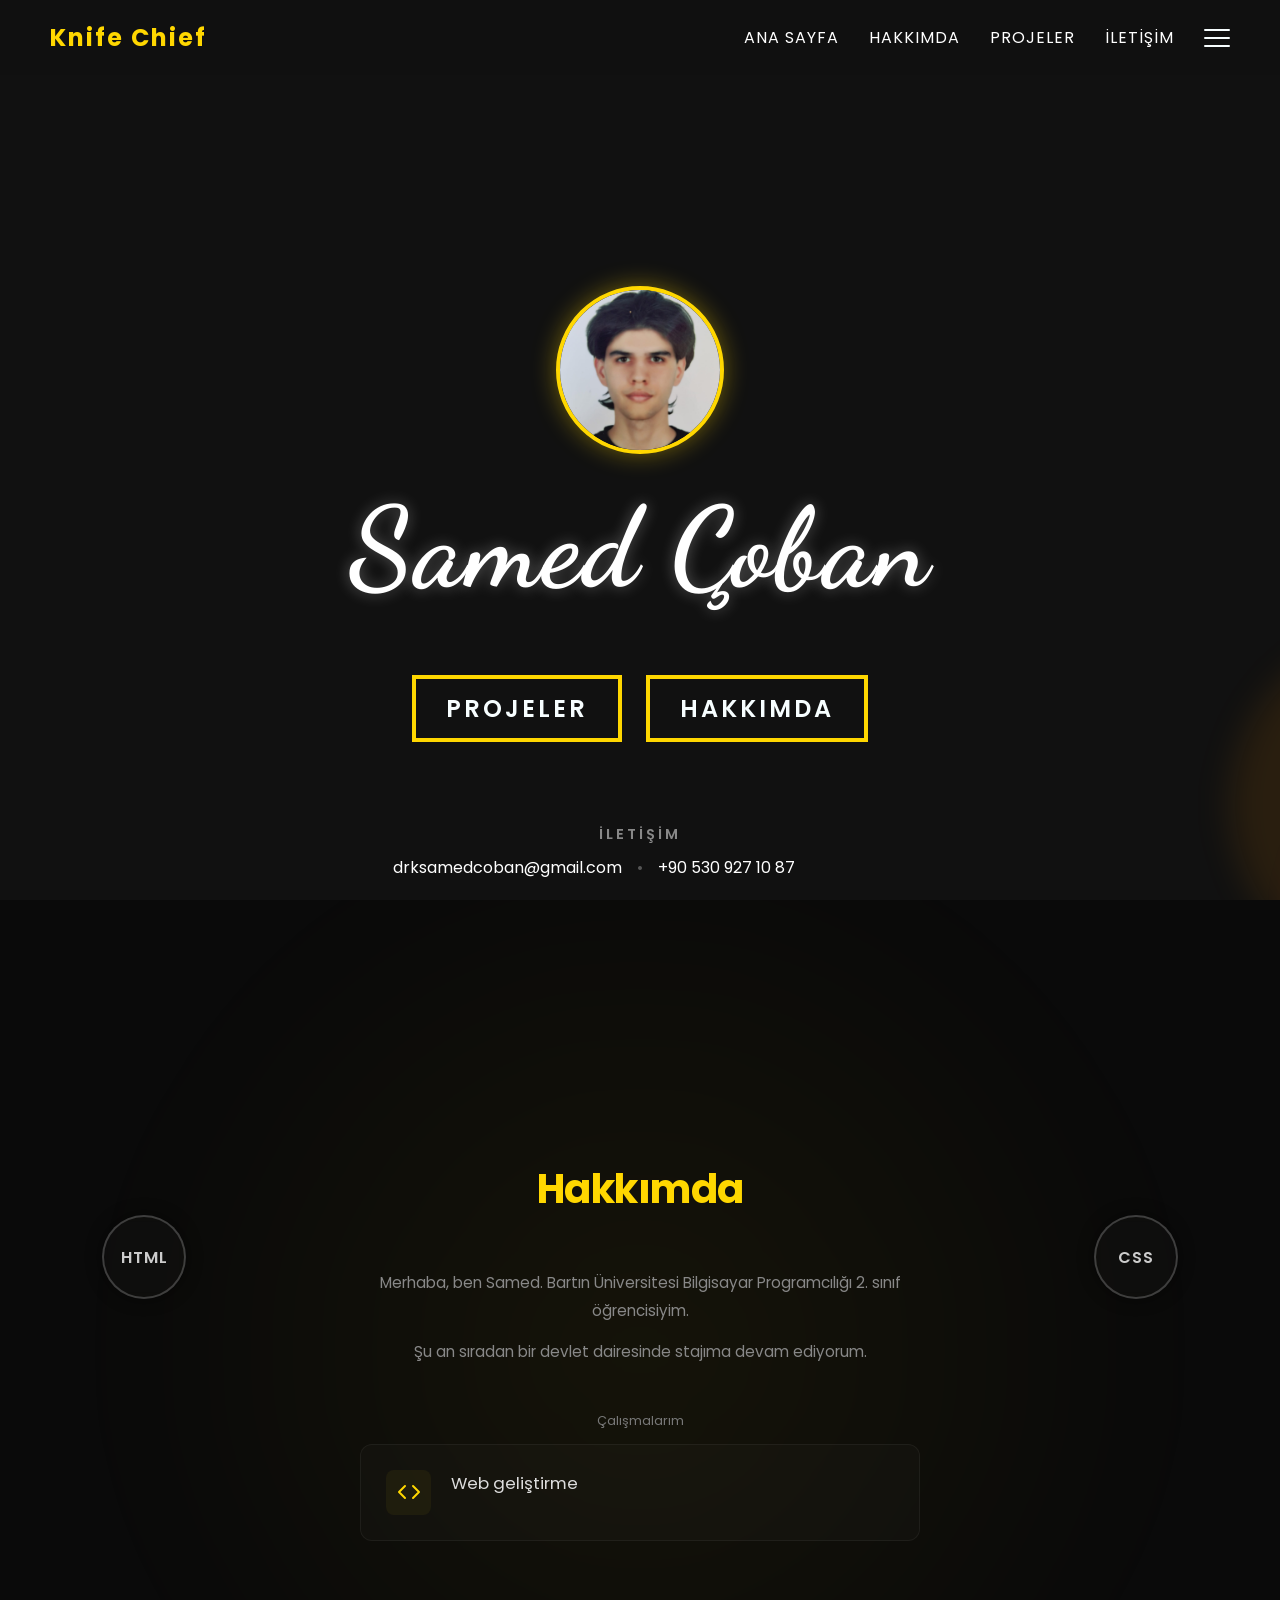
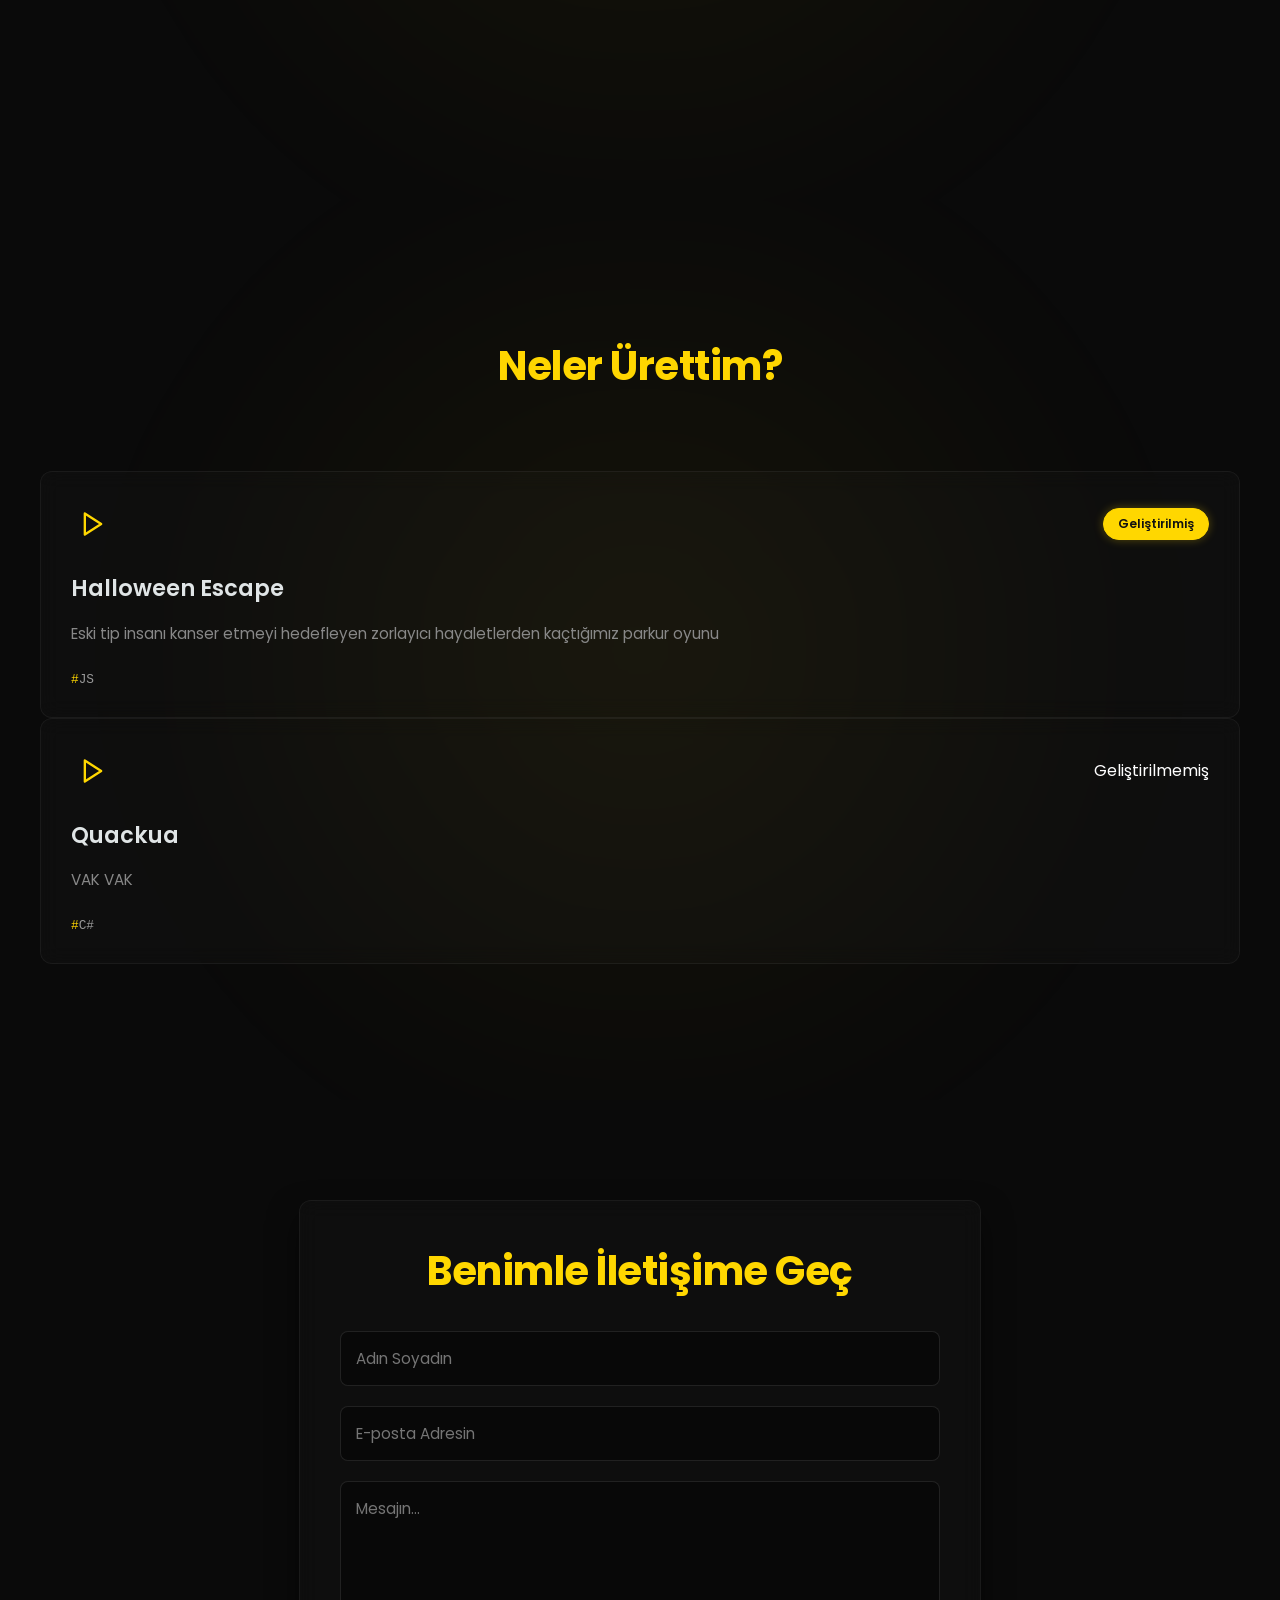
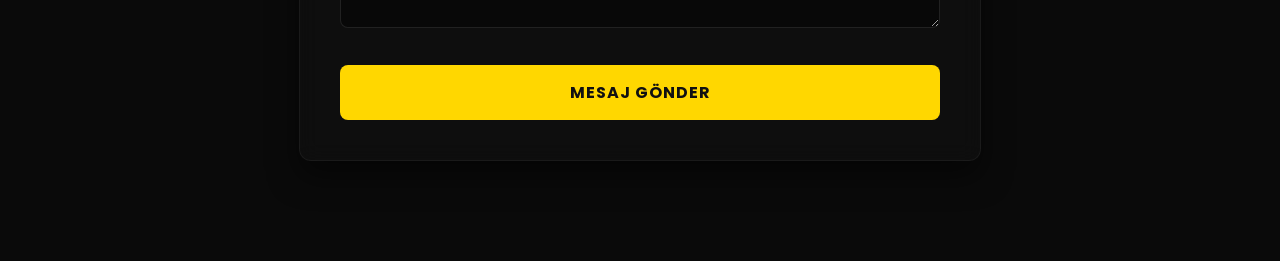
<file: index.html>
<!DOCTYPE html>
<html lang="tr">
<head>
    <meta charset="UTF-8">
    <meta name="viewport" content="width=device-width, initial-scale=1.0">
    <title>Samed Çoban - Portfolyo</title>
    <link rel="stylesheet" href="css/yazi.css">

    
        <div id="sifre-modal" class="modal-arkaplan" style="display: none;">
              <div class="modal-kutu">
                 <h3>YÖNETİCİ GİRİŞİ</h3>
                    <p>Lütfen admin şifresini girin:</p>
                    <input type="password" id="admin-sifre-input" placeholder="Şifre...">
                          <div id="hata-mesaji" class="hata-text" style="display: none;">Hatalı şifre!</div>
                           <div class="modal-butonlar">
                          <button id="giris-yap-btn">Giriş Yap</button>
                          <button id="kapat-btn">İptal</button>
                </div>
          </div>
        </div>
</head>
<body>

        <ul class="arkaplan-daireleri">
                <li></li>
                  <li></li>
                    <li></li>
                     <li></li>
                      <li></li>
                          <li></li>
        </ul>

    <div class="ilk-ekran">
       <div id="navbar-placeholder"></div>
       

    <div class="ana-icerik">
        
        
        <div class="profil-alani">
        
            <img src="img/vesika1.jpeg" alt="Profil Resmi" class="profil-fotografi">
        </div>

        <h1 class="isim-animasyonu">Samed Çoban</h1>
    
    </div>

         <div class="hero-linkler">
             <a href="#projeler" class="projeler-link">Projeler</a>
             <a href="#hakkimda" class="hakkimda-link">Hakkımda</a>
         </div>
    
         <script>
        window.addEventListener('DOMContentLoaded', () => {
             const kaydedilenEposta = localStorage.getItem('samed_eposta');
             const kaydedilenTelefon = localStorage.getItem('samed_telefon');

          if (kaydedilenEposta) {
                     const epostaLink = document.getElementById('footer-eposta');
              if (epostaLink) {
                     epostaLink.textContent = kaydedilenEposta;
                     epostaLink.href = 'mailto:' + kaydedilenEposta;
        }
    }

                  if (kaydedilenTelefon) {
                const telefonLink = document.getElementById('footer-telefon');
                                 if (telefonLink) {
                                   telefonLink.textContent = kaydedilenTelefon;
                                          telefonLink.href = 'tel:' + kaydedilenTelefon;
        }
    }
});

</script>

    <div class="iletisim-alani">
        <h3 class="iletisim-baslik">İletişim</h3>
        <div class="iletisim-bilgileri">
            <a href="mailto:drksamedcoban@gmail.com" id="footer-eposta">drksamedcoban@gmail.com</a>
            <span class="ayrac">•</span>
            <a href="tel:+905309271087" id="footer-telefon">+90 530 927 10 87</a>
        </div>
    </div>
  </div>
    
  
  

    <section id="hakkimda" class="hakkimda-bolumu">
        <div class="hakkimda-grid">
            
            <div class="hakkimda-sol">
                <h1 class="hakkimda-ana-baslik">Hakkımda</h1>
                <h3 class="hakkimda-alt-baslik"></h3>

                <p class="hakkimda-metin">
                    Merhaba, ben Samed. Bartın Üniversitesi Bilgisayar Programcılığı 2. sınıf öğrencisiyim.
                </p>
                <p class="hakkimda-metin">
                    Şu an sıradan bir devlet dairesinde stajıma devam ediyorum.
                </p>

            </div>

            
            <div class="hakkimda-sag">
                <p class="uretim-baslik">Çalışmalarım</p>

                <div class="kutu-kapsayici">
                    
                    <div class="uretim-kutusu">
                        <div class="ikon-alani">
                            <!-- Kod İkonu -->
                            <svg width="24" height="24" viewBox="0 0 24 24" fill="none" stroke="#FFD700" stroke-width="2" stroke-linecap="round" stroke-linejoin="round"><polyline points="16 18 22 12 16 6"></polyline><polyline points="8 6 2 12 8 18"></polyline></svg>
                        </div>
                        <div class="kutu-icerik">
                            <h4>Web geliştirme</h4>
                            <p> </p>
                        </div>
                    </div>
                </div>
            </div>
        </div>

        <!-- HAREKETLİ BALONCUKLAR -->
            <div class="balon-kapsayici sol-kapsayici">
                <div class="balon-yuzen" style="animation-delay: 0s;">
                    <div class="baloncuk-govde">HTML</div>
                </div>
            </div>

            <div class="balon-kapsayici sag-kapsayici">
                <div class="balon-yuzen" style="animation-delay: -1.5s;">
                    <div class="baloncuk-govde">CSS</div>
                </div>
            </div> 
            
    </section>

    <section id="projeler" class="projeler-bolumu">
        
        <div class="projeler-baslik-alani">
            <h2 class="bolum-ana-baslik">Neler Ürettim?</h2>
            <p class="bolum-alt-metin"></p>
        </div>

        <div class="projeler-grid">
            
            <div class="proje-karti">
                <div class="proje-ust">
                   <!-- YÖNLENDİRME YAPABİLEN DOĞRU ETİKET (a) -->
                <a class="proje-ikon" href="Halloween.html">
                                    <svg width="28" height="28" viewBox="0 0 24 24" fill="none" stroke="#FFD700" stroke-width="2" stroke-linecap="round" stroke-linejoin="round">
                            <polygon points="5 3 19 12 5 21 5 3"></polygon>
                    </svg>
            </a>
                    <div class="proje-durum durum-tamam">Geliştirilmiş</div>
                </div>
                <div class="proje-icerik">
                    <h3>Halloween Escape</h3>
                    <p>Eski tip insanı kanser etmeyi hedefleyen zorlayıcı hayaletlerden kaçtığımız parkur oyunu</p>
                    <div class="proje-etiketler">
                        
                        <span>JS</span>
                    </div>
                </div>
            </div>
        </div>

         <div class="projeler-grid">
            
            <div class="proje-karti">
                <div class="proje-ust">
                   <!-- YÖNLENDİRME YAPABİLEN DOĞRU ETİKET (a) -->
                <a class="proje-ikon" href="">
                                    <svg width="28" height="28" viewBox="0 0 24 24" fill="none" stroke="#FFD700" stroke-width="2" stroke-linecap="round" stroke-linejoin="round">
                            <polygon points="5 3 19 12 5 21 5 3"></polygon>
                    </svg>
            </a>
                    <div class="proje-durum.durum-pasif">Geliştirilmemiş</div>
                </div>
                <div class="proje-icerik">
                    <h3>Quackua</h3>
                    <p>VAK VAK</p>
                    <div class="proje-etiketler">
                        
                        <span>C#</span> 
                    </div>
                </div>
            </div>
        </div>
    </section>


    <section id="iletisim" class="iletisim-bolumu">
        
        <div class="iletisim-kapsayici">
            <div class="iletisim-baslik-alani">
                <h2 class="bolum-ana-baslik">Benimle İletişime Geç</h2>
                <p class="bolum-alt-metin"></p>
            </div>
            
            <form id="benim-formum" class="iletisim-formu" action="https://formspree.io/f/mzepbwbw" method="POST">
                
                <div class="form-grup">
                    <input type="text" name="isim" placeholder="Adın Soyadın" required>
                </div>
                
                <div class="form-grup">
                    <input type="email" name="eposta" placeholder="E-posta Adresin" required>
                </div>
                
                <div class="form-grup">
                    <textarea name="mesaj" rows="5" placeholder="Mesajın..." required></textarea>
                </div>
                
                <button type="submit" class="gonder-btn">Mesaj Gönder</button>
                
                
                <div id="form-durumu" style="display: none; text-align: center; margin-top: 15px; font-weight: 600;"></div>
                
            </form>
        </div>
        
    </section>


    <script src="java/indexhelper2.js"></script>

  
    <script>
        fetch('navbar.html?v=' + new Date().getTime())
    .then(response => response.text())
    .then(data => {
        document.getElementById('navbar-placeholder').innerHTML = data;
    })
            .catch(error => console.error('Navbar yüklenirken hata oluştu:', error));
     </script>
    <script src="java/app.js"></script>
</body>
</html>
</file>
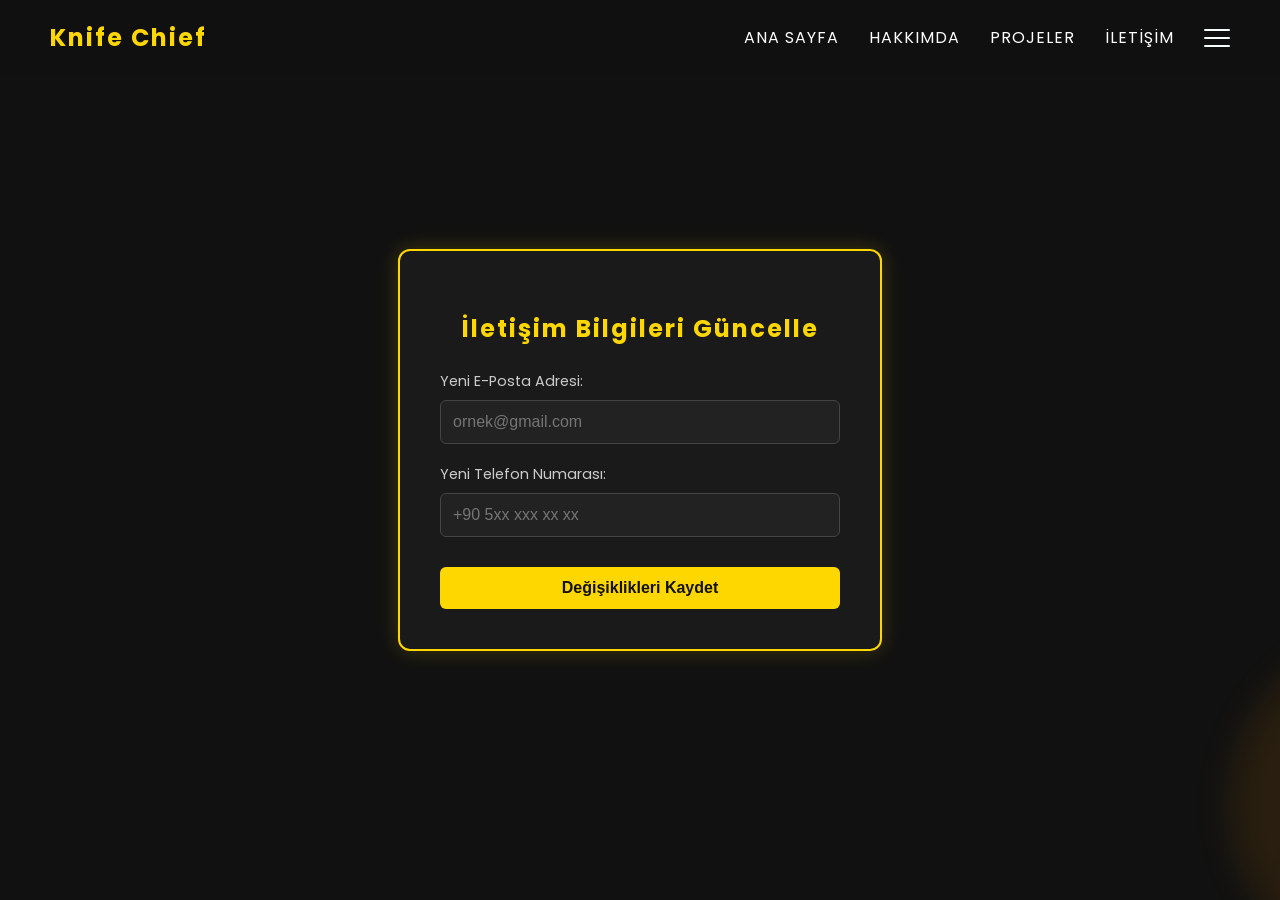
<file: admin311087.html>
<!DOCTYPE html>
<html lang="tr">
<head>
    <meta charset="UTF-8">
    <meta name="viewport" content="width=device-width, initial-scale=1.0">
    <title>Admin Paneli - İletişim Güncelle</title>
    
    <link href="https://fonts.googleapis.com/css2?family=Poppins:wght@300;400;600&display=swap" rel="stylesheet">
    
    <link rel="stylesheet" href="css/yazi.css">

    
    <ul class="arkaplan-daireleri">
        <li></li><li></li><li></li><li></li><li></li><li></li>
    </ul>
    <style>
        body {
            background-color: #111;
            color: white;
            font-family: 'Poppins', sans-serif;
            display: flex;
            justify-content: center;
            align-items: center;
            height: 100vh;
            margin: 0;
        }
        .admin-kutu {
            background: #1a1a1a;
            padding: 40px;
            border-radius: 12px;
            border: 2px solid #FFD700;
            width: 100%;
            max-width: 400px;
            box-shadow: 0 0 20px rgba(255, 215, 0, 0.2);
        }
        h2 {
            color: #FFD700;
            text-align: center;
            margin-bottom: 25px;
            letter-spacing: 2px;
        }
        .form-grup {
            margin-bottom: 20px;
        }
        label {
            display: block;
            margin-bottom: 8px;
            font-size: 0.9rem;
            color: #ccc;
        }
        input {
            width: 100%;
            padding: 12px;
            background: #222;
            border: 1px solid #444;
            color: white;
            border-radius: 6px;
            box-sizing: border-box;
            font-size: 1rem;
        }
        input:focus {
            border-color: #FFD700;
            outline: none;
        }
        button {
            width: 100%;
            padding: 12px;
            background-color: #FFD700;
            color: #111;
            border: none;
            border-radius: 6px;
            font-weight: 600;
            font-size: 1rem;
            cursor: pointer;
            transition: 0.3s;
            margin-top: 10px;
        }
        button:hover {
            background-color: #e6c200;
            box-shadow: 0 0 10px rgba(255, 215, 0, 0.5);
        }
        .mesaj {
            text-align: center;
            margin-top: 15px;
            color: #00ff00;
            font-size: 0.9rem;
            display: none;
        }
    </style>
</head>
<body>


    <div id="navbar-placeholder"></div>


    <div class="admin-kutu">
        <h2>İletişim Bilgileri Güncelle</h2>
        <div class="form-grup">
            <label>Yeni E-Posta Adresi:</label>
            <input type="email" id="yeni-eposta" placeholder="ornek@gmail.com">
        </div>
        <div class="form-grup">
            <label>Yeni Telefon Numarası:</label>
            <input type="text" id="yeni-telefon" placeholder="+90 5xx xxx xx xx">
        </div>
        <button id="kaydet-btn">Değişiklikleri Kaydet</button>
        <div id="basari-mesaji" class="mesaj">Bilgiler başarıyla güncellendi!</div>
    </div>

    <script>
    
    document.addEventListener('DOMContentLoaded', () => {
        
        
        const epostaInput = document.getElementById('yeni-eposta');
        const telefonInput = document.getElementById('yeni-telefon');
        const kaydetBtn = document.getElementById('kaydet-btn');
        const mesaj = document.getElementById('basari-mesaji');

       
        const mevcutEposta = localStorage.getItem('samed_eposta');
        const mevcutTelefon = localStorage.getItem('samed_telefon');
        
        if (mevcutEposta && epostaInput) epostaInput.value = mevcutEposta;
        if (mevcutTelefon && telefonInput) telefonInput.value = mevcutTelefon;

        
        if (kaydetBtn) {
            kaydetBtn.addEventListener('click', (e) => {
                e.preventDefault(); 

              
                if (epostaInput) localStorage.setItem('samed_eposta', epostaInput.value);
                if (telefonInput) localStorage.setItem('samed_telefon', telefonInput.value);

            
                if (mesaj) {
                    mesaj.style.display = 'block';
                    setTimeout(() => {
                        mesaj.style.display = 'none';
                    }, 3000);
                }
                
                });
            }
    });
</script>

    <script>
        fetch('navbar.html?v=' + new Date().getTime())
    .then(response => response.text())
    .then(data => {
        document.getElementById('navbar-placeholder').innerHTML = data;
    })
            .catch(error => console.error('Navbar yüklenirken hata oluştu:', error));
     </script>
</body>
    <script src="java/app.js"></script>
</html>
</file>
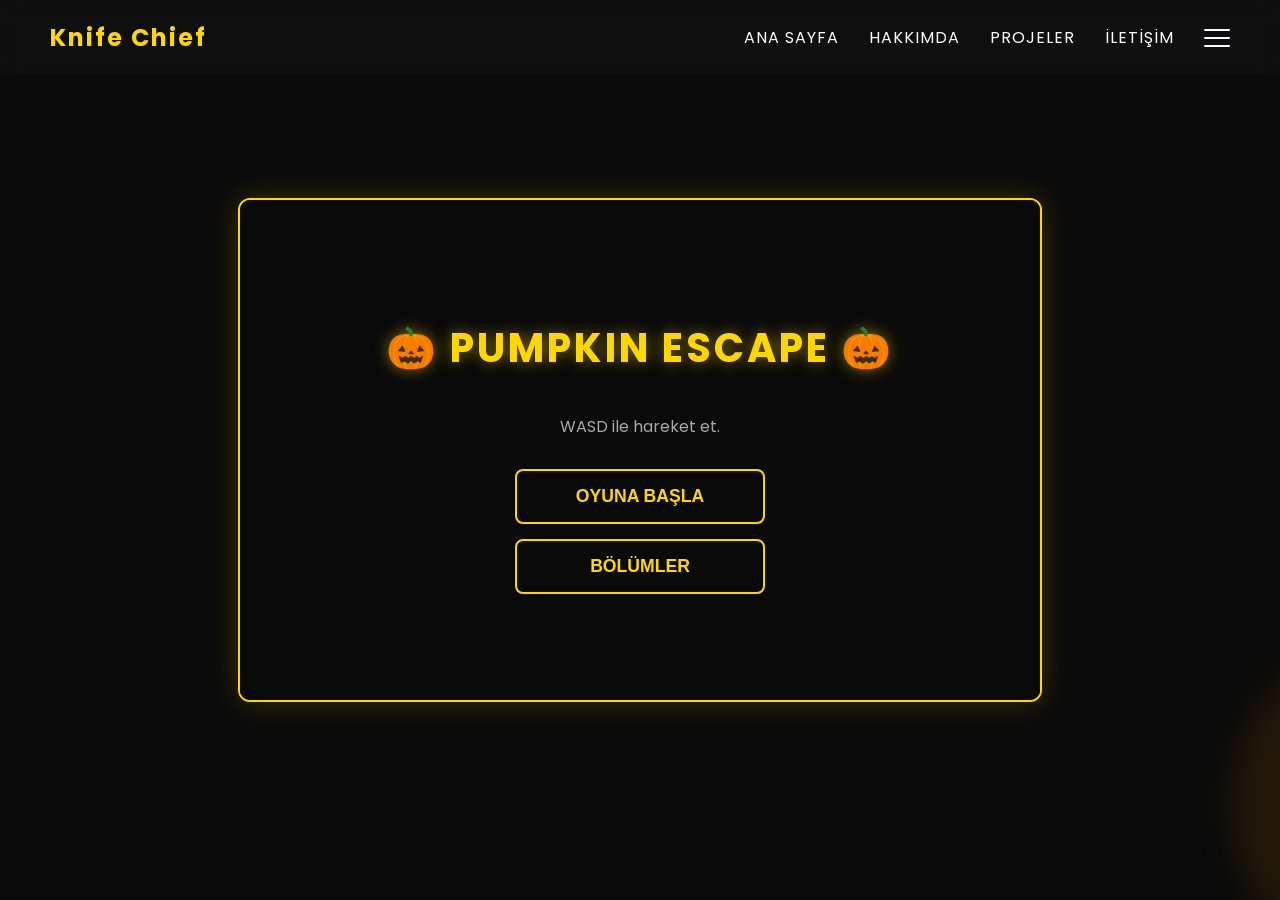
<file: Halloween.html>
<!DOCTYPE html>
<html lang="tr">
<head>
    <meta charset="UTF-8">
    <meta name="viewport" content="width=device-width, initial-scale=1.0">
    <title>Halloween - Escape</title>
    
    <link href="https://fonts.googleapis.com/css2?family=Poppins:wght@400;600;700&display=swap" rel="stylesheet">
    <link rel="stylesheet" href="css/yazi.css">

    <style>
        body {
            margin: 0;
            padding: 0;
            height: 100vh;
            display: flex;
            flex-direction: column;
            justify-content: center;
            align-items: center;
            background-color: #0a0a0a;
            font-family: 'Poppins', sans-serif;
            overflow: hidden;
            color: white;
        }

        .oyun-kapsayici {
            position: relative;
            width: 800px;
            max-width: 95vw;
            height: 500px;
            background: #111;
            border: 2px solid #FFD700;
            border-radius: 12px;
            box-shadow: 0 0 30px rgba(255, 215, 0, 0.2);
            overflow: hidden;
        }

        /* --- ARAYÜZ (UI) --- */
        .ui-ekran {
            position: absolute;
            top: 0; left: 0; width: 100%; height: 100%;
            background: rgba(10, 10, 10, 0.95);
            display: flex;
            flex-direction: column;
            justify-content: center;
            align-items: center;
            z-index: 10;
        }

        .gizli { display: none !important; }

        .oyun-baslik {
            color: #FFD700;
            font-size: 2.5rem;
            margin-bottom: 20px;
            letter-spacing: 3px;
            text-shadow: 0 0 15px rgba(255, 215, 0, 0.5);
            text-align: center;
        }

        .menu-btn {
            width: 250px;
            padding: 15px;
            background-color: transparent;
            color: #FFD700;
            border: 2px solid #FFD700;
            border-radius: 8px;
            font-size: 1.1rem;
            font-weight: 700;
            cursor: pointer;
            transition: 0.3s;
            margin-bottom: 15px;
            text-transform: uppercase;
        }

        .menu-btn:hover {
            background-color: #FFD700;
            color: #111;
            box-shadow: 0 0 20px rgba(255, 215, 0, 0.4);
        }

        /* BÖLÜM AĞACI (LEVEL SELECT) */
        .level-grid {
            display: grid;
            grid-template-columns: repeat(5, 1fr);
            gap: 15px;
            margin-bottom: 30px;
        }

        .level-btn {
            width: 60px;
            height: 60px;
            background-color: #222;
            color: #FFD700;
            border: 2px solid #FFD700;
            border-radius: 8px;
            font-size: 1.5rem;
            font-weight: 700;
            cursor: pointer;
            transition: 0.3s;
            display: flex;
            justify-content: center;
            align-items: center;
        }

        .level-btn:hover {
            background-color: #FFD700;
            color: #111;
            box-shadow: 0 0 15px rgba(255, 215, 0, 0.5);
            transform: scale(1.1);
        }

        .yildiz-kutusu {
            font-size: 3rem;
            letter-spacing: 10px;
            margin-bottom: 20px;
            color: #444; 
        }
        
        .sari-yildiz {
            color: #FFD700;
            text-shadow: 0 0 15px rgba(255, 215, 0, 0.8);
        }

        /* --- CANVAS --- */
        #oyunCanvas {
            width: 100%;
            height: 100%;
            background-color: #1a1a1a;
            display: block;
        }

        .oyun-hud {
            position: absolute;
            top: 15px; left: 20px; right: 20px;
            display: flex;
            justify-content: space-between;
            font-size: 1.2rem;
            font-weight: 700;
            color: #fff;
            z-index: 5;
            pointer-events: none;
        }

        /* Kapı Açıldı Uyarısı */
        .kapi-uyari {
            position: absolute;
            top: 50px;
            left: 50%;
            transform: translateX(-50%);
            color: #00ff00;
            font-size: 1.5rem;
            font-weight: bold;
            text-shadow: 0 0 15px rgba(0, 255, 0, 0.8);
            opacity: 0;
            transition: opacity 0.5s;
            z-index: 6;
        }
    </style>
</head>
<body>

    <div id="navbar-placeholder"></div>

    <ul class="arkaplan-daireleri">
        <li></li><li></li><li></li><li></li><li></li><li></li>
    </ul>

    <div class="oyun-kapsayici">
        
        <div class="oyun-hud gizli" id="oyun-hud">
            <span id="seviye-metni">Bölüm: 1</span>
            <span id="kabak-metni">🎃 0/3</span>
        </div>
        
        <div class="kapi-uyari" id="kapi-uyari">KAPI AÇILDI!</div>

        <canvas id="oyunCanvas" width="800" height="500"></canvas>

        <!-- ANA MENÜ -->
        <div class="ui-ekran" id="ana-menu">
            <h1 class="oyun-baslik">🎃 PUMPKIN ESCAPE 🎃</h1>
            <p style="color:#aaa; margin-bottom: 30px;">WASD ile hareket et.</p>
            <button class="menu-btn" id="btn-oyna">Oyuna Başla</button>
            <button class="menu-btn" id="btn-bolumler">Bölümler</button>
        </div>

        <!-- BÖLÜM AĞACI -->
        <div class="ui-ekran gizli" id="bolum-agaci-menu">
            <h1 class="oyun-baslik">BÖLÜM SEÇİMİ</h1>
            <div class="level-grid" id="level-container">
                <!-- Javascript ile 10 buton buraya eklenecek -->
            </div>
            <button class="menu-btn" id="btn-agac-geri">Geri Dön</button>
        </div>

        <!-- ÖLDÜN EKRANI -->
        <div class="ui-ekran gizli" id="olum-menu">
            <h1 class="oyun-baslik" style="color: #ff3333; text-shadow: 0 0 15px red;">ÖLDÜN!</h1>
            <p style="font-size: 1.2rem; margin-bottom: 30px;">Hayaletler seninle alay ediyor</p>
            <button class="menu-btn" id="btn-tekrar-dene">Tekrar Dene</button>
            <button class="menu-btn" id="btn-ana-menu">Ana Menü</button>
        </div>

        <!-- BÖLÜM GEÇİLDİ EKRANI -->
        <div class="ui-ekran gizli" id="zafer-menu">
            <h1 class="oyun-baslik" style="color: #00ff00;">BÖLÜM TAMAMLANDI</h1>
            <div class="yildiz-kutusu" id="yildiz-gosterge">★ ★ ★</div>
            <button class="menu-btn" id="btn-siradaki-bolum">Sıradaki Bölüm</button>
            <button class="menu-btn" id="btn-ana-menu-zafer">Ana Menü</button>
        </div>

    </div>

    <script>
        fetch('navbar.html')
            .then(response => response.text())
            .then(data => document.getElementById('navbar-placeholder').innerHTML = data);

        const canvas = document.getElementById('oyunCanvas');
        const ctx = canvas.getContext('2d');

        // Arayüz Elementleri
        const anaMenu = document.getElementById('ana-menu');
        const bolumAgaciMenu = document.getElementById('bolum-agaci-menu');
        const olumMenu = document.getElementById('olum-menu');
        const zaferMenu = document.getElementById('zafer-menu');
        const oyunHud = document.getElementById('oyun-hud');
        
        const seviyeMetni = document.getElementById('seviye-metni');
        const kabakMetni = document.getElementById('kabak-metni');
        const yildizGosterge = document.getElementById('yildiz-gosterge');
        const kapiUyari = document.getElementById('kapi-uyari');

        let mevcutBolumIndeksi = 0;
        let toplananKabak = 0;
        let oyunAktif = false;
        let kapiAcik = false;
        let animasyonID;

        // Kontroller
        const tuslar = { w: false, a: false, s: false, d: false };
        window.addEventListener('keydown', e => { if (e.key.toLowerCase() in tuslar) tuslar[e.key.toLowerCase()] = true; });
        window.addEventListener('keyup', e => { if (e.key.toLowerCase() in tuslar) tuslar[e.key.toLowerCase()] = false; });

        const oyuncu = { x: 0, y: 0, boyut: 20, hiz: 4, renk: '#00ff00' };

        // Aktif Bölüm Verileri
        let aktifDuvarlar = [];
        let aktifDusmanlar = [];
        let aktifKabaklar = [];
        let aktifBitis = {};
        let aktifKapi = {};

        // --- 10 BÖLÜM TASARIMI (DÜZELTİLMİŞ KOORDİNATLAR) ---
        const bolumler = [
            // Level 1: Öğretici
            { baslangic: { x: 50, y: 220 }, bitis: { x: 700, y: 200, w: 50, h: 50 },
              kapi: { x: 700, y: 200, w: 50, h: 50 }, // Tam olarak portalın üstünde
              duvarlar: [ { x: 150, y: 0, w: 40, h: 350 }, { x: 400, y: 150, w: 40, h: 350 } ],
              dusmanlar: [],
              kabaklar: [ { x: 100, y: 50 }, { x: 300, y: 400 }, { x: 500, y: 50 } ]
            },
            // Level 2: İlk Tehlike
            { baslangic: { x: 50, y: 50 }, bitis: { x: 700, y: 400, w: 50, h: 50 },
              kapi: { x: 700, y: 400, w: 50, h: 50 },
              duvarlar: [ { x: 200, y: 0, w: 40, h: 300 }, { x: 450, y: 200, w: 40, h: 300 } ],
              dusmanlar: [ { x: 300, y: 100, boyut: 24, hizX: 0, hizY: 4, sinirMinY: 50, sinirMaxY: 400 } ],
              kabaklar: [ { x: 250, y: 400 }, { x: 500, y: 100 }, { x: 750, y: 50 } ]
            },
            // Level 3: Devriye Düşmanlar
            { baslangic: { x: 50, y: 400 }, bitis: { x: 700, y: 50, w: 50, h: 50 },
              kapi: { x: 700, y: 50, w: 50, h: 50 },
              duvarlar: [ { x: 120, y: 150, w: 600, h: 40 }, { x: 120, y: 300, w: 600, h: 40 } ],
              dusmanlar: [ 
                  { x: 150, y: 220, boyut: 24, hizX: 5, hizY: 0, sinirMinX: 150, sinirMaxX: 650 },
                  { x: 650, y: 380, boyut: 24, hizX: -5, hizY: 0, sinirMinX: 150, sinirMaxX: 650 } 
              ],
              kabaklar: [ { x: 50, y: 50 }, { x: 380, y: 230 }, { x: 700, y: 400 } ]
            },
            // Level 4: Dar Koridorlar
            { baslangic: { x: 50, y: 50 }, bitis: { x: 350, y: 200, w: 50, h: 50 },
              kapi: { x: 350, y: 200, w: 50, h: 50 },
              duvarlar: [ { x: 0, y: 150, w: 300, h: 20 }, { x: 450, y: 150, w: 350, h: 20 }, { x: 300, y: 300, w: 200, h: 20 } ],
              dusmanlar: [ 
                  { x: 350, y: 50, boyut: 24, hizX: 0, hizY: 6, sinirMinY: 20, sinirMaxY: 130 },
                  { x: 350, y: 350, boyut: 24, hizX: 6, hizY: 0, sinirMinX: 100, sinirMaxX: 600 }
              ],
              kabaklar: [ { x: 700, y: 50 }, { x: 50, y: 400 }, { x: 700, y: 400 } ]
            },
           // Level 5: Ölümcül Spiral
            { baslangic: { x: 50, y: 50 }, bitis: { x: 380, y: 250, w: 50, h: 50 },
              kapi: { x: 380, y: 250, w: 50, h: 50 },
              duvarlar: [ 
                  { x: 150, y: 150, w: 500, h: 20 }, // Üst duvar
                  { x: 150, y: 150, w: 20, h: 200 }, // Sol duvar
                  { x: 150, y: 350, w: 500, h: 20 }, // Alt duvar
                  { x: 630, y: 220, w: 20, h: 150 }  // Sağ iç kilit duvarı
              ],
              dusmanlar: [
                  { x: 250, y: 200, boyut: 24, hizX: 5, hizY: 0, sinirMinX: 200, sinirMaxX: 600 },
                  { x: 400, y: 300, boyut: 24, hizX: -6, hizY: 0, sinirMinX: 200, sinirMaxX: 600 }
              ],
              kabaklar: [ { x: 700, y: 50 }, { x: 700, y: 400 }, { x: 200, y: 250 } ]
            },
            // Level 6: Çapraz Çılgınlık
            { baslangic: { x: 50, y: 400 }, bitis: { x: 700, y: 50, w: 50, h: 50 },
              kapi: { x: 700, y: 50, w: 50, h: 50 },
              duvarlar: [ { x: 200, y: 100, w: 20, h: 300 }, { x: 400, y: 100, w: 20, h: 300 } ],
              dusmanlar: [
                  { x: 100, y: 100, boyut: 24, hizX: 7, hizY: 7, sinirMinX: 0, sinirMaxX: 800, sinirMinY: 0, sinirMaxY: 500 },
                  { x: 700, y: 400, boyut: 24, hizX: -7, hizY: -7, sinirMinX: 0, sinirMaxX: 800, sinirMinY: 0, sinirMaxY: 500 }
              ],
              kabaklar: [ { x: 300, y: 250 }, { x: 500, y: 250 }, { x: 50, y: 50 } ]
            },
            // Level 7: Zikzak Zindanı
            { baslangic: { x: 50, y: 50 }, bitis: { x: 50, y: 400, w: 50, h: 50 },
              kapi: { x: 50, y: 400, w: 50, h: 50 },
              duvarlar: [ { x: 150, y: 0, w: 20, h: 400 }, { x: 300, y: 100, w: 20, h: 400 }, { x: 450, y: 0, w: 20, h: 400 }, { x: 600, y: 100, w: 20, h: 400 } ],
              dusmanlar: [
                  { x: 200, y: 250, boyut: 24, hizX: 0, hizY: 8, sinirMinY: 0, sinirMaxY: 500 },
                  { x: 500, y: 250, boyut: 24, hizX: 0, hizY: -8, sinirMinY: 0, sinirMaxY: 500 }
              ],
              kabaklar: [ { x: 225, y: 50 }, { x: 375, y: 450 }, { x: 700, y: 50 } ]
            },
            // Level 8: Çapraz Ateş
            { baslangic: { x: 50, y: 50 }, bitis: { x: 700, y: 400, w: 50, h: 50 },
              kapi: { x: 700, y: 400, w: 50, h: 50 },
              duvarlar: [ 
                  { x: 200, y: 0, w: 40, h: 150 }, 
                  { x: 200, y: 350, w: 40, h: 150 },
                  { x: 500, y: 0, w: 40, h: 150 },
                  { x: 500, y: 350, w: 40, h: 150 },
                  { x: 300, y: 230, w: 200, h: 40 } // Ortadaki güvenli ada
              ], 
              dusmanlar: [
                  { x: 100, y: 250, boyut: 24, hizX: 12, hizY: 0, sinirMinX: 0, sinirMaxX: 800 }, // Çok hızlı yatay kesici
                  { x: 350, y: 50, boyut: 24, hizX: 0, hizY: 9, sinirMinY: 0, sinirMaxY: 500 },  // Dikey 1
                  { x: 450, y: 450, boyut: 24, hizX: 0, hizY: -9, sinirMinY: 0, sinirMaxY: 500 } // Dikey 2
              ],
              kabaklar: [ { x: 50, y: 400 }, { x: 380, y: 50 }, { x: 700, y: 50 } ]
            },
            // Level 9: Keskin Nişancı
            { baslangic: { x: 50, y: 250 }, bitis: { x: 700, y: 250, w: 50, h: 50 },
              kapi: { x: 700, y: 250, w: 50, h: 50 },
              duvarlar: [ { x: 200, y: 0, w: 400, h: 180 }, { x: 200, y: 320, w: 400, h: 180 } ],
              dusmanlar: [
                  { x: 250, y: 240, boyut: 24, hizX: 18, hizY: 0, sinirMinX: 200, sinirMaxX: 600 } 
              ],
              kabaklar: [ { x: 100, y: 50 }, { x: 100, y: 450 }, { x: 750, y: 450 } ]
            },
            // Level 10: Cehennem
            { baslangic: { x: 50, y: 50 }, bitis: { x: 375, y: 225, w: 50, h: 50 },
              kapi: { x: 375, y: 225, w: 50, h: 50 },
              duvarlar: [ { x: 150, y: 150, w: 500, h: 20 }, { x: 150, y: 330, w: 500, h: 20 } ],
              dusmanlar: [
                  { x: 0, y: 100, boyut: 24, hizX: 10, hizY: 0, sinirMinX: 0, sinirMaxX: 800 },
                  { x: 800, y: 200, boyut: 24, hizX: -11, hizY: 0, sinirMinX: 0, sinirMaxX: 800 },
                  { x: 0, y: 300, boyut: 24, hizX: 12, hizY: 0, sinirMinX: 0, sinirMaxX: 800 },
                  { x: 800, y: 400, boyut: 24, hizX: -13, hizY: 0, sinirMinX: 0, sinirMaxX: 800 }
              ],
              kabaklar: [ { x: 750, y: 50 }, { x: 50, y: 450 }, { x: 750, y: 450 } ]
            }
        ];
        const levelContainer = document.getElementById('level-container');
        for (let i = 0; i < bolumler.length; i++) {
            const btn = document.createElement('button');
            btn.classList.add('level-btn');
            btn.textContent = i + 1;
            btn.addEventListener('click', () => bolumuYukle(i));
            levelContainer.appendChild(btn);
        }

        // MENÜ BUTON OLAYLARI
        document.getElementById('btn-oyna').addEventListener('click', () => bolumuYukle(0)); // Sıfırdan başla
        document.getElementById('btn-bolumler').addEventListener('click', () => {
            anaMenu.classList.add('gizli');
            bolumAgaciMenu.classList.remove('gizli');
        });
        document.getElementById('btn-agac-geri').addEventListener('click', () => {
            bolumAgaciMenu.classList.add('gizli');
            anaMenu.classList.remove('gizli');
        });
        document.getElementById('btn-tekrar-dene').addEventListener('click', () => bolumuYukle(mevcutBolumIndeksi));
        document.getElementById('btn-siradaki-bolum').addEventListener('click', () => {
            mevcutBolumIndeksi++;
            if(mevcutBolumIndeksi >= bolumler.length) mevcutBolumIndeksi = 0; // Oyun bittiyse başa dön
            bolumuYukle(mevcutBolumIndeksi);
        });
        document.getElementById('btn-ana-menu').addEventListener('click', () => { olumMenu.classList.add('gizli'); anaMenu.classList.remove('gizli'); });
        document.getElementById('btn-ana-menu-zafer').addEventListener('click', () => { zaferMenu.classList.add('gizli'); anaMenu.classList.remove('gizli'); });


        // BÖLÜMÜ YÜKLE
        function bolumuYukle(indeks) {
            mevcutBolumIndeksi = indeks;
            let veri = bolumler[indeks];

            oyuncu.x = veri.baslangic.x;
            oyuncu.y = veri.baslangic.y;

            aktifDuvarlar = JSON.parse(JSON.stringify(veri.duvarlar));
            aktifDusmanlar = JSON.parse(JSON.stringify(veri.dusmanlar));
            aktifKabaklar = JSON.parse(JSON.stringify(veri.kabaklar));
            aktifBitis = JSON.parse(JSON.stringify(veri.bitis));
            aktifKapi = JSON.parse(JSON.stringify(veri.kapi));

            toplananKabak = 0;
            oyunAktif = true;
            kapiAcik = false; // Kapı başta kapalı
            kapiUyari.style.opacity = '0';

            seviyeMetni.textContent = `Bölüm: ${mevcutBolumIndeksi + 1}`;
            kabakMetni.textContent = `🎃 0/3`;
            
            anaMenu.classList.add('gizli');
            bolumAgaciMenu.classList.add('gizli');
            olumMenu.classList.add('gizli');
            zaferMenu.classList.add('gizli');
            oyunHud.classList.remove('gizli');

            oyunDongusu();
        }

        // ÇARPIŞMA (AABB - Kutu Çarpışması)
        function kutuCarpisiyorMu(x1, y1, w1, h1, x2, y2, w2, h2) {
            return (x1 < x2 + w2 && x1 + w1 > x2 && y1 < y2 + h2 && y1 + h1 > y2);
        }

        // DUVAR VE KAPI KONTROLÜ
        function duvaraCarpiyorMu(hedefX, hedefY) {
            // Harita sınırları
            if (hedefX < 0 || hedefX + oyuncu.boyut > canvas.width || hedefY < 0 || hedefY + oyuncu.boyut > canvas.height) return true;
            // Duvarlar
            for (let d of aktifDuvarlar) {
                if (kutuCarpisiyorMu(hedefX, hedefY, oyuncu.boyut, oyuncu.boyut, d.x, d.y, d.w, d.h)) return true;
            }
            // Kapı (Eğer kilitliyse bir duvar gibi davranır)
            if (!kapiAcik) {
                if (kutuCarpisiyorMu(hedefX, hedefY, oyuncu.boyut, oyuncu.boyut, aktifKapi.x, aktifKapi.y, aktifKapi.w, aktifKapi.h)) return true;
            }
            return false;
        }

        function olumTetikle() {
            oyunAktif = false;
            cancelAnimationFrame(animasyonID);
            oyunHud.classList.add('gizli');
            olumMenu.classList.remove('gizli');
        }

        function zaferTetikle() {
            oyunAktif = false;
            cancelAnimationFrame(animasyonID);
            
            let yildizHTML = "";
            for(let i=0; i<3; i++) {
                if(i < toplananKabak) yildizHTML += `<span class="sari-yildiz">★</span> `;
                else yildizHTML += `<span>★</span> `;
            }
            yildizGosterge.innerHTML = yildizHTML;

            oyunHud.classList.add('gizli');
            zaferMenu.classList.remove('gizli');
        }

        // ANA OYUN DÖNGÜSÜ
        function oyunDongusu() {
            if (!oyunAktif) return;

            // 1. OYUNCU HAREKETİ
            let yeniX = oyuncu.x;
            let yeniY = oyuncu.y;

            if (tuslar.w) yeniY -= oyuncu.hiz;
            if (tuslar.s) yeniY += oyuncu.hiz;
            if (tuslar.a) yeniX -= oyuncu.hiz;
            if (tuslar.d) yeniX += oyuncu.hiz;

            if (!duvaraCarpiyorMu(yeniX, oyuncu.y)) oyuncu.x = yeniX;
            if (!duvaraCarpiyorMu(oyuncu.x, yeniY)) oyuncu.y = yeniY;

            // 2. HAYALET HAREKETİ
            for (let dusman of aktifDusmanlar) {
                // Çapraz hareket de edebilmeleri için x ve y hızlarını aynı anda uyguluyoruz
                dusman.x += dusman.hizX;
                dusman.y += dusman.hizY;

                if(dusman.hizX !== 0) {
                    if (dusman.x < dusman.sinirMinX || dusman.x > dusman.sinirMaxX) dusman.hizX *= -1;
                }
                if(dusman.hizY !== 0) {
                    if (dusman.y < dusman.sinirMinY || dusman.y > dusman.sinirMaxY) dusman.hizY *= -1;
                }

                if (kutuCarpisiyorMu(oyuncu.x, oyuncu.y, oyuncu.boyut, oyuncu.boyut, dusman.x, dusman.y, dusman.boyut, dusman.boyut)) {
                    olumTetikle();
                    return; 
                }
            }

            // 3. BALKABAĞI TOPLAMA
            for (let i = aktifKabaklar.length - 1; i >= 0; i--) {
                let k = aktifKabaklar[i];
                if (kutuCarpisiyorMu(oyuncu.x, oyuncu.y, oyuncu.boyut, oyuncu.boyut, k.x - 10, k.y - 10, 30, 30)) {
                    aktifKabaklar.splice(i, 1);
                    toplananKabak++;
                    kabakMetni.textContent = `🎃 ${toplananKabak}/3`;

                    // 3 Kabak da toplandıysa KAPIYI AÇ
                    if(toplananKabak === 3) {
                        kapiAcik = true;
                        kapiUyari.style.opacity = '1';
                        setTimeout(() => kapiUyari.style.opacity = '0', 2000); // 2 saniye sonra yazıyı gizle
                    }
                }
            }

            // 4. BİTİŞ (Eğer Kapı Açıldıysa ve Portala Girdiyse)
            if (kutuCarpisiyorMu(oyuncu.x, oyuncu.y, oyuncu.boyut, oyuncu.boyut, aktifBitis.x, aktifBitis.y, aktifBitis.w, aktifBitis.h)) {
                if(kapiAcik) {
                    zaferTetikle();
                    return;
                }
            }

            // --- ÇİZİM ---
            ctx.clearRect(0, 0, canvas.width, canvas.height);

            // Zemin Zindan Çizgileri
            ctx.strokeStyle = '#222'; ctx.lineWidth = 1;
            for(let i=0; i<canvas.width; i+=40) { ctx.beginPath(); ctx.moveTo(i,0); ctx.lineTo(i,canvas.height); ctx.stroke(); }
            for(let i=0; i<canvas.height; i+=40) { ctx.beginPath(); ctx.moveTo(0,i); ctx.lineTo(canvas.width,i); ctx.stroke(); }

            // Bitiş Portalı
            ctx.fillStyle = kapiAcik ? 'rgba(0, 255, 255, 0.4)' : 'rgba(100, 100, 100, 0.2)'; 
            ctx.fillRect(aktifBitis.x, aktifBitis.y, aktifBitis.w, aktifBitis.h);
            ctx.strokeStyle = kapiAcik ? 'cyan' : '#444';
            ctx.strokeRect(aktifBitis.x, aktifBitis.y, aktifBitis.w, aktifBitis.h);

            // Kapı Çizimi (Eğer kilitliyse kırmızı ve parlayan bir enerji duvarı)
            if(!kapiAcik) {
                ctx.fillStyle = 'rgba(255, 0, 0, 0.5)';
                ctx.shadowColor = 'red';
                ctx.shadowBlur = 15;
                ctx.fillRect(aktifKapi.x, aktifKapi.y, aktifKapi.w, aktifKapi.h);
                ctx.shadowBlur = 0;
                
                // Kapı çizgileri
                ctx.strokeStyle = '#ff3333';
                ctx.lineWidth = 2;
                ctx.beginPath();
                ctx.moveTo(aktifKapi.x, aktifKapi.y); ctx.lineTo(aktifKapi.x + aktifKapi.w, aktifKapi.y + aktifKapi.h);
                ctx.moveTo(aktifKapi.x + aktifKapi.w, aktifKapi.y); ctx.lineTo(aktifKapi.x, aktifKapi.y + aktifKapi.h);
                ctx.stroke();
            }

            // Duvarlar
            ctx.fillStyle = '#FFD700';
            ctx.shadowColor = 'rgba(255, 215, 0, 0.4)';
            ctx.shadowBlur = 10;
            for (let d of aktifDuvarlar) ctx.fillRect(d.x, d.y, d.w, d.h);
            ctx.shadowBlur = 0;

            // Kabaklar
            ctx.font = '24px Arial';
            for (let k of aktifKabaklar) ctx.fillText('🎃', k.x, k.y);

            // Hayaletler
            ctx.font = '24px Arial';
            for (let d of aktifDusmanlar) ctx.fillText('👻', d.x, d.y + 20);

            // Oyuncu Küpü
            ctx.fillStyle = oyuncu.renk;
            ctx.shadowColor = '#00ff00';
            ctx.shadowBlur = 15;
            ctx.fillRect(oyuncu.x, oyuncu.y, oyuncu.boyut, oyuncu.boyut);
            ctx.shadowBlur = 0;

            animasyonID = requestAnimationFrame(oyunDongusu);
        }
    </script>
    
    <script src="java/indexhelper2.js"></script>
    <script src="java/app.js"></script>
</body>
</html>
</file>
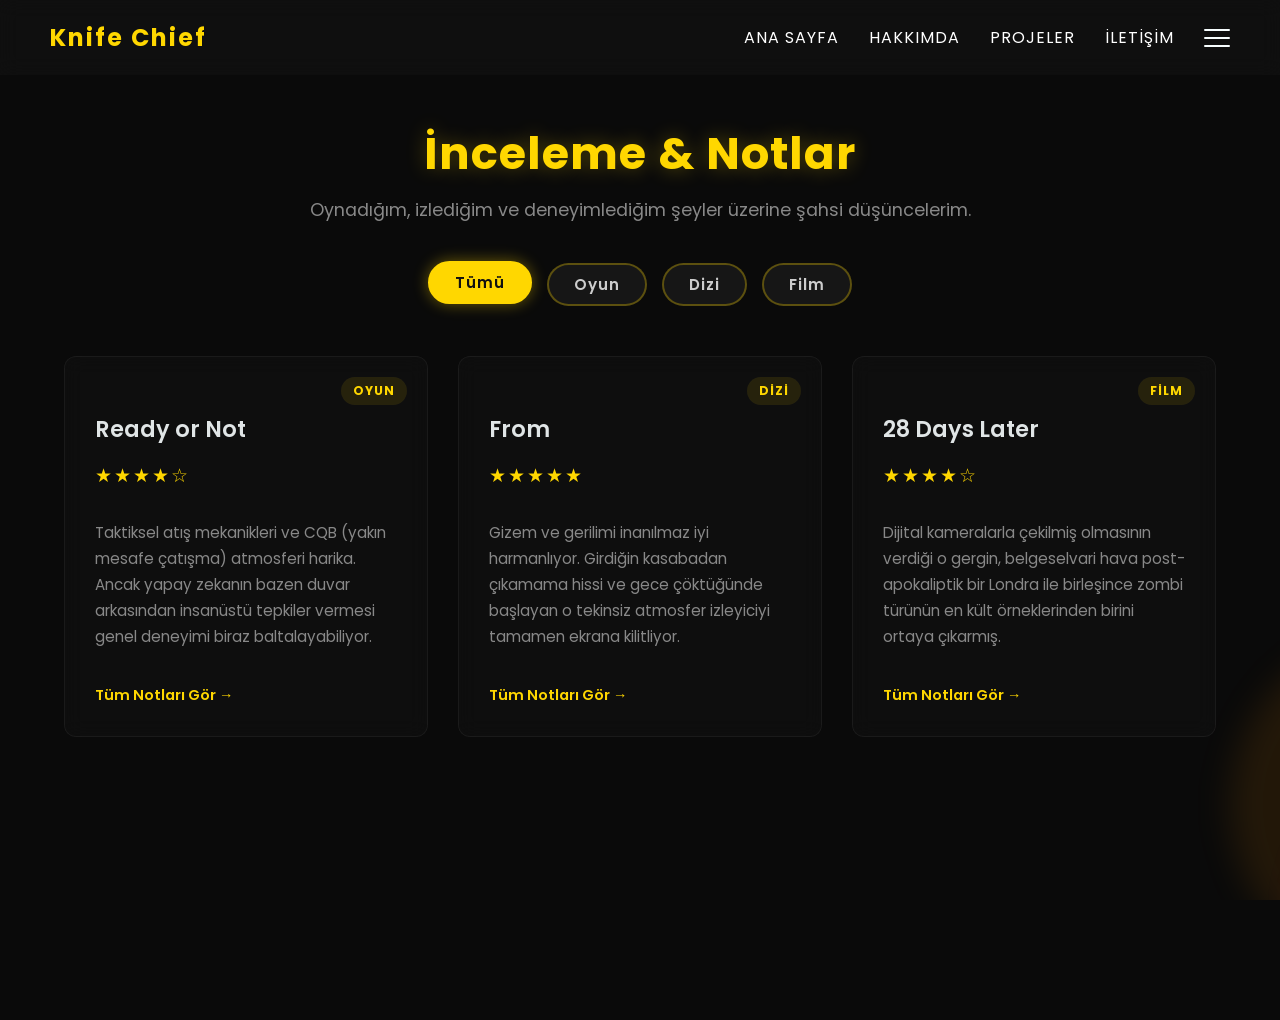
<file: incelemeler.html>
<!DOCTYPE html>
<html lang="tr">
<head>
    <meta charset="UTF-8">
    <meta name="viewport" content="width=device-width, initial-scale=1.0">
    <title>Samed Çoban - İncelemeler</title>
    
    <link href="https://fonts.googleapis.com/css2?family=Poppins:wght@300;400;600;700&display=swap" rel="stylesheet">
    <!-- Ana tasarım dosyan -->
    <link rel="stylesheet" href="css/yazi.css">
    <style>
        body {
            margin: 0;
            padding: 0;
            background-color: #0a0a0a;
            color: white;
            font-family: 'Poppins', sans-serif;
            overflow-x: hidden;
            min-height: 100vh;
        }

        /* Başlık Alanı */
        .sayfa-baslik-alani {
            text-align: center; 
            margin: 120px 0 40px 0; /* Navbardan sonra boşluk */
            position: relative; 
            z-index: 5;
        }

        .sayfa-baslik-alani h1 {
            color: #FFD700; 
            font-size: 2.8rem; 
            letter-spacing: 1px; 
            margin: 0;
            text-shadow: 0 0 20px rgba(255, 215, 0, 0.3);
        }

        .sayfa-baslik-alani p {
            color: #888; 
            font-size: 1.1rem; 
            margin-top: 10px;
        }

        /* --- FİLTRELEME BUTONLARI --- */
        .filtre-kapsayici {
            display: flex;
            justify-content: center;
            align-items: center;
            flex-wrap: wrap;
            gap: 15px;
            margin-bottom: 50px;
            position: relative;
            z-index: 5;
        }

        .filtre-btn {
            background: rgba(255, 255, 255, 0.05);
            border: 2px solid rgba(255, 215, 0, 0.3);
            color: #ccc;
            padding: 8px 25px;
            border-radius: 25px;
            font-family: 'Poppins', sans-serif;
            font-size: 0.95rem;
            font-weight: 600;
            cursor: pointer;
            transition: all 0.3s ease;
            letter-spacing: 1px;
        }

        /* Butonun üzerine gelince veya tıklanınca */
        .filtre-btn:hover, .filtre-btn.aktif {
            background: #FFD700;
            color: #111;
            border-color: #FFD700;
            box-shadow: 0 0 15px rgba(255, 215, 0, 0.4);
            transform: translateY(-2px);
        }

        /* --- İNCELEME KARTLARI (GRID) --- */
        .inceleme-grid {
            display: grid;
            grid-template-columns: repeat(auto-fit, minmax(320px, 1fr));
            gap: 30px;
            max-width: 1200px;
            width: 90%;
            margin: 0 auto 100px auto;
            position: relative;
            z-index: 5;
        }

        .inceleme-kart {
            background: rgba(255, 255, 255, 0.02);
            border: 1px solid rgba(255, 255, 255, 0.05);
            border-radius: 12px;
            padding: 30px;
            backdrop-filter: blur(10px);
            transition: all 0.4s ease;
            position: relative;
            overflow: hidden;
            display: flex;
            flex-direction: column;
        }

        /* Filtreleme sırasında kullanılacak gizleme sınıfı */
        .inceleme-kart.gizli {
            display: none;
        }

        .inceleme-kart:hover {
            transform: translateY(-10px);
            border-color: rgba(255, 215, 0, 0.3);
            background: rgba(255, 255, 255, 0.04);
            box-shadow: 0 15px 30px rgba(0, 0, 0, 0.5), 0 0 20px rgba(255, 215, 0, 0.1);
        }

        .kategori-etiketi {
            position: absolute;
            top: 20px;
            right: 20px;
            background: rgba(255, 215, 0, 0.1);
            color: #FFD700;
            padding: 5px 12px;
            border-radius: 20px;
            font-size: 0.75rem;
            letter-spacing: 1px;
            text-transform: uppercase;
            font-weight: 700;
        }

        .inceleme-baslik {
            font-size: 1.4rem;
            color: #e0e5e6;
            margin: 25px 0 15px 0;
            font-weight: 600;
        }

        .inceleme-yildizlar {
            color: #FFD700;
            font-size: 1.2rem;
            margin-bottom: 15px;
            letter-spacing: 2px;
        }

        .inceleme-metin {
            color: #888;
            font-size: 0.95rem;
            line-height: 1.7;
            flex-grow: 1;
        }

        .devamini-oku {
            color: #FFD700;
            text-decoration: none;
            font-size: 0.9rem;
            font-weight: 600;
            margin-top: 20px;
            display: inline-block;
            transition: 0.3s;
        }
        
        .devamini-oku:hover {
            color: #fff;
        }
    </style>
</head>
<body>

    <!-- Üst Menü -->
    <div id="navbar-placeholder"></div>

    <!-- Arkaplan Daireleri (CSS dosyasından gelir) -->
    <ul class="arkaplan-daireleri">
        <li></li><li></li><li></li><li></li><li></li><li></li>
    </ul>

    <!-- SAYFA BAŞLIĞI -->
    <div class="sayfa-baslik-alani">
        <h1>İnceleme & Notlar</h1>
        <p>Oynadığım, izlediğim ve deneyimlediğim şeyler üzerine şahsi düşüncelerim.</p>
    </div>

    <!-- FİLTRE BUTONLARI -->
    <div class="filtre-kapsayici" id="filtre-butonlari">
        <button class="filtre-btn aktif" data-filtre="hepsi">Tümü</button>
        <button class="filtre-btn" data-filtre="oyun">Oyun</button>
        <button class="filtre-btn" data-filtre="dizi">Dizi</button>
        <button class="filtre-btn" data-filtre="film">Film</button>
    </div>

    <!-- İNCELEME KARTLARI -->
    <div class="inceleme-grid" id="inceleme-listesi">
        
        <!-- Kart: Oyun -->
        <div class="inceleme-kart" data-kategori="oyun">
            <span class="kategori-etiketi">Oyun</span>
            <h3 class="inceleme-baslik">Ready or Not</h3>
            <div class="inceleme-yildizlar">★★★★☆</div>
            <p class="inceleme-metin">
                Taktiksel atış mekanikleri ve CQB (yakın mesafe çatışma) atmosferi harika. Ancak yapay zekanın bazen duvar arkasından insanüstü tepkiler vermesi genel deneyimi biraz baltalayabiliyor.
            </p>
            <a href="#" class="devamini-oku">Tüm Notları Gör →</a>
        </div>

        <!-- Kart: Dizi -->
        <div class="inceleme-kart" data-kategori="dizi">
            <span class="kategori-etiketi">Dizi</span>
            <h3 class="inceleme-baslik">From</h3>
            <div class="inceleme-yildizlar">★★★★★</div>
            <p class="inceleme-metin">
                Gizem ve gerilimi inanılmaz iyi harmanlıyor. Girdiğin kasabadan çıkamama hissi ve gece çöktüğünde başlayan o tekinsiz atmosfer izleyiciyi tamamen ekrana kilitliyor.
            </p>
            <a href="#" class="devamini-oku">Tüm Notları Gör →</a>
        </div>

        <!-- Kart: Film -->
        <div class="inceleme-kart" data-kategori="film">
            <span class="kategori-etiketi">Film</span>
            <h3 class="inceleme-baslik">28 Days Later</h3>
            <div class="inceleme-yildizlar">★★★★☆</div>
            <p class="inceleme-metin">
                Dijital kameralarla çekilmiş olmasının verdiği o gergin, belgeselvari hava post-apokaliptik bir Londra ile birleşince zombi türünün en kült örneklerinden birini ortaya çıkarmış.
            </p>
            <a href="#" class="devamini-oku">Tüm Notları Gör →</a>
        </div>

    

        <!-- İleride eklemek istediğin yeni kartları tam buraya yapıştıracaksın -->

    </div>

    <script>
        fetch('navbar.html?v=' + new Date().getTime())
    .then(response => response.text())
    .then(data => {
        document.getElementById('navbar-placeholder').innerHTML = data;
    })
            .catch(error => console.error('Navbar yüklenirken hata oluştu:', error));
     </script>
       <script src="java/indexhelper2.js"></script>
    <script src="java/app.js"></script>
</body>
</html>
</file>
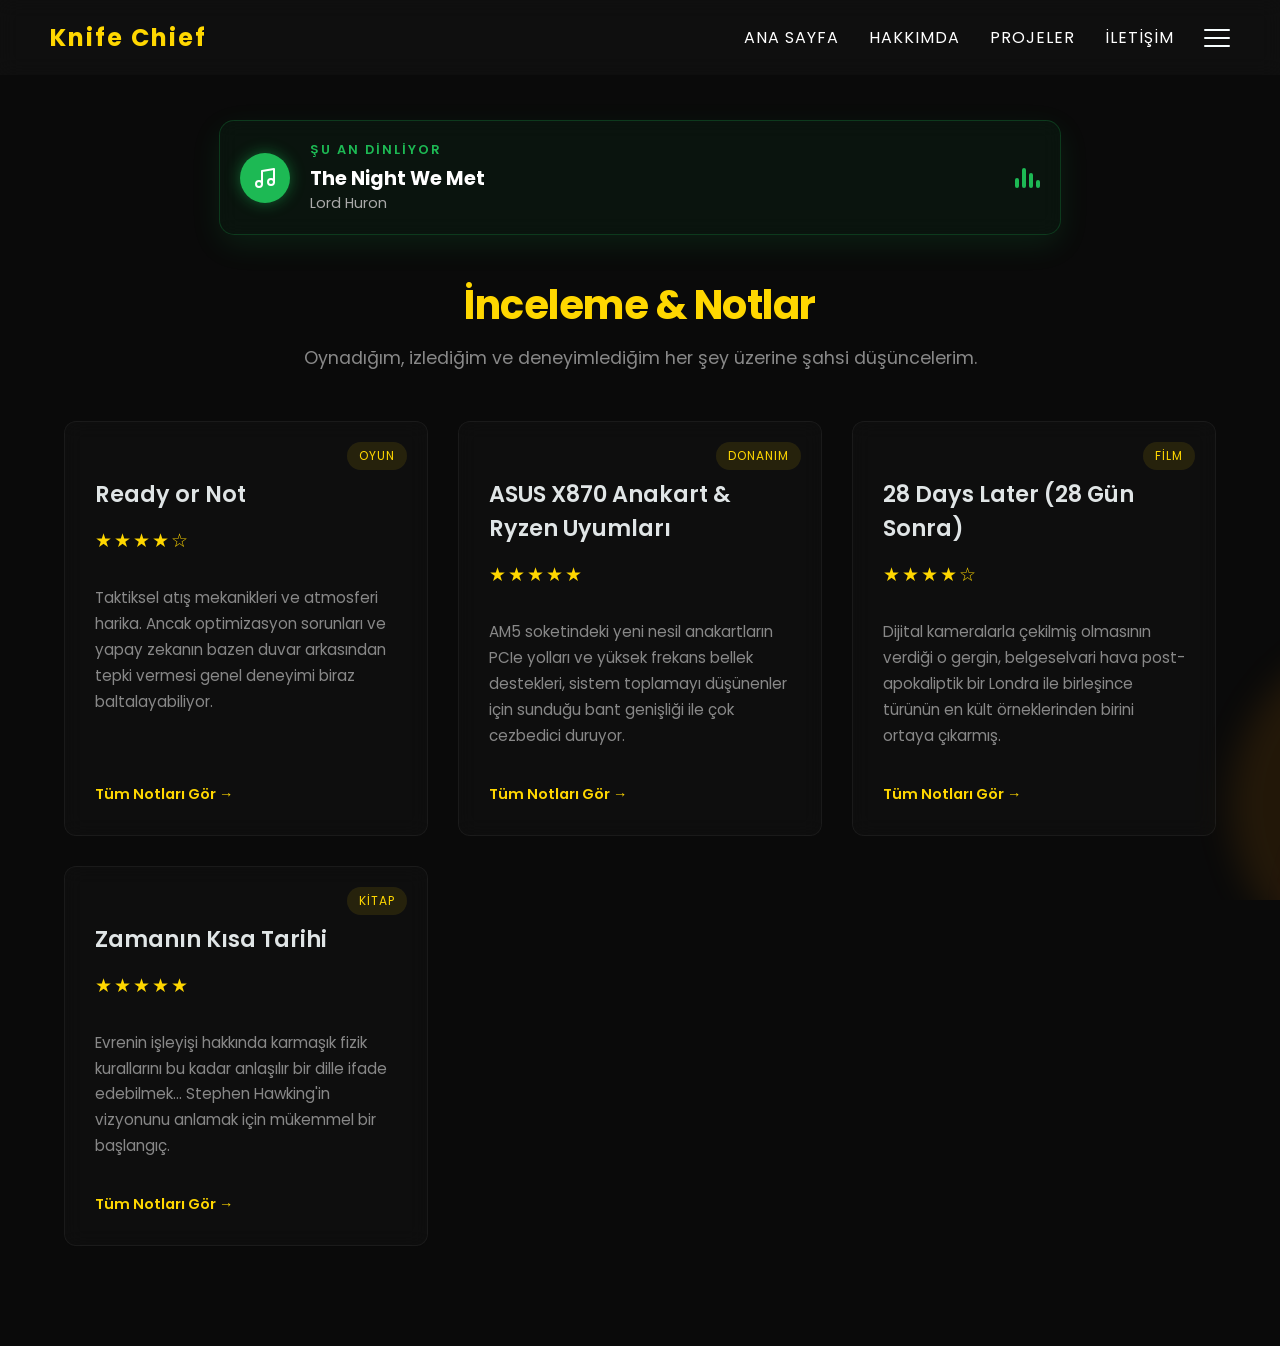
<file: incelemelerim.html>
<!DOCTYPE html>
<html lang="tr">
<head>
    <meta charset="UTF-8">
    <meta name="viewport" content="width=device-width, initial-scale=1.0">
    <title>Samed Çoban - İncelemeler</title>
    
    <link href="https://fonts.googleapis.com/css2?family=Poppins:wght@300;400;600;700&display=swap" rel="stylesheet">
    <link rel="stylesheet" href="css/yazi.css">

    <style>
        body {
            margin: 0;
            padding: 0;
            background-color: #0a0a0a;
            color: white;
            font-family: 'Poppins', sans-serif;
            overflow-x: hidden;
        }

        /* --- SPOTIFY CANLI DİNLEME MODÜLÜ --- */
        .spotify-kapsayici {
            margin: 120px auto 40px auto;
            max-width: 800px;
            width: 90%;
            background: rgba(30, 215, 96, 0.05);
            border: 1px solid rgba(30, 215, 96, 0.2);
            border-radius: 15px;
            padding: 20px;
            display: flex;
            align-items: center;
            gap: 20px;
            backdrop-filter: blur(10px);
            box-shadow: 0 10px 30px rgba(30, 215, 96, 0.1);
            transition: all 0.3s ease;
        }

        .spotify-kapsayici:hover {
            border-color: rgba(30, 215, 96, 0.5);
            box-shadow: 0 10px 30px rgba(30, 215, 96, 0.2);
            transform: translateY(-5px);
        }

        .spotify-ikon {
            width: 50px;
            height: 50px;
            background-color: #1DB954;
            border-radius: 50%;
            display: flex;
            justify-content: center;
            align-items: center;
            flex-shrink: 0;
            box-shadow: 0 0 15px rgba(30, 215, 96, 0.4);
            animation: nefesAl 2s infinite alternate;
        }

        @keyframes nefesAl {
            0% { transform: scale(0.95); box-shadow: 0 0 10px rgba(30, 215, 96, 0.3); }
            100% { transform: scale(1.05); box-shadow: 0 0 25px rgba(30, 215, 96, 0.6); }
        }

        .spotify-bilgi {
            display: flex;
            flex-direction: column;
            overflow: hidden;
        }

        .spotify-durum {
            font-size: 0.8rem;
            color: #1DB954;
            text-transform: uppercase;
            letter-spacing: 2px;
            font-weight: 600;
            margin-bottom: 5px;
        }

        .spotify-sarki {
            font-size: 1.2rem;
            font-weight: 700;
            color: #fff;
            white-space: nowrap;
            overflow: hidden;
            text-overflow: ellipsis;
        }

        .spotify-sanatci {
            font-size: 0.9rem;
            color: #aaa;
        }

        /* Ses Dalgaları Animasyonu */
        .ses-dalgalari {
            display: flex;
            align-items: flex-end;
            gap: 3px;
            height: 20px;
            margin-left: auto;
        }
        .dalga {
            width: 4px;
            background-color: #1DB954;
            border-radius: 2px;
            animation: dalgalan 1s ease-in-out infinite;
        }
        .dalga:nth-child(1) { animation-delay: 0.0s; height: 10px; }
        .dalga:nth-child(2) { animation-delay: 0.2s; height: 20px; }
        .dalga:nth-child(3) { animation-delay: 0.4s; height: 15px; }
        .dalga:nth-child(4) { animation-delay: 0.6s; height: 8px; }

        @keyframes dalgalan {
            0%, 100% { transform: scaleY(0.5); }
            50% { transform: scaleY(1); }
        }

        /* --- İNCELEME KARTLARI (GRID) --- */
        .inceleme-grid {
            display: grid;
            grid-template-columns: repeat(auto-fit, minmax(300px, 1fr));
            gap: 30px;
            max-width: 1200px;
            width: 90%;
            margin: 0 auto 100px auto;
        }

        .inceleme-kart {
            background: rgba(255, 255, 255, 0.02);
            border: 1px solid rgba(255, 255, 255, 0.05);
            border-radius: 12px;
            padding: 30px;
            backdrop-filter: blur(10px);
            transition: all 0.4s ease;
            position: relative;
            overflow: hidden;
            display: flex;
            flex-direction: column;
        }

        .inceleme-kart:hover {
            transform: translateY(-10px);
            border-color: rgba(255, 215, 0, 0.3);
            background: rgba(255, 255, 255, 0.04);
            box-shadow: 0 15px 30px rgba(0, 0, 0, 0.5), 0 0 20px rgba(255, 215, 0, 0.1);
        }

        .kategori-etiketi {
            position: absolute;
            top: 20px;
            right: 20px;
            background: rgba(255, 215, 0, 0.1);
            color: #FFD700;
            padding: 5px 12px;
            border-radius: 20px;
            font-size: 0.75rem;
            letter-spacing: 1px;
            text-transform: uppercase;
        }

        .inceleme-baslik {
            font-size: 1.4rem;
            color: #e0e5e6;
            margin: 25px 0 15px 0;
            font-weight: 600;
        }

        .inceleme-yildizlar {
            color: #FFD700;
            font-size: 1.2rem;
            margin-bottom: 15px;
            letter-spacing: 2px;
        }

        .inceleme-metin {
            color: #888;
            font-size: 0.95rem;
            line-height: 1.7;
            flex-grow: 1;
        }

        .devamini-oku {
            color: #FFD700;
            text-decoration: none;
            font-size: 0.9rem;
            font-weight: 600;
            margin-top: 20px;
            display: inline-block;
            transition: 0.3s;
        }
        
        .devamini-oku:hover {
            color: #fff;
        }
    </style>
</head>
<body>

    <!-- Üst Menü -->
    <div id="navbar-placeholder"></div>

    <!-- Arkaplan Daireleri -->
    <ul class="arkaplan-daireleri">
        <li></li><li></li><li></li><li></li><li></li><li></li>
    </ul>

    <!-- SPOTIFY CANLI DİNLEME ALANI -->
    <div class="spotify-kapsayici">
        <div class="spotify-ikon">
            <svg width="24" height="24" viewBox="0 0 24 24" fill="none" stroke="white" stroke-width="2" stroke-linecap="round" stroke-linejoin="round"><path d="M9 18V5l12-2v13"></path><circle cx="6" cy="18" r="3"></circle><circle cx="18" cy="16" r="3"></circle></svg>
        </div>
        <div class="spotify-bilgi">
            <span class="spotify-durum">Şu An Dinliyor</span>
            <!-- JS ile canlı veri çekilene kadar görünecek geçici metin -->
            <span class="spotify-sarki" id="sarki-adi">The Night We Met</span>
            <span class="spotify-sanatci" id="sanatci-adi">Lord Huron</span>
        </div>
        
        <div class="ses-dalgalari">
            <div class="dalga"></div><div class="dalga"></div><div class="dalga"></div><div class="dalga"></div>
        </div>
    </div>

    <!-- BÖLÜM BAŞLIĞI -->
    <div style="text-align: center; margin-bottom: 50px; position: relative; z-index: 5;">
        <h1 style="color: #FFD700; font-size: 2.5rem; letter-spacing: -0.5px; margin:0;">İnceleme & Notlar</h1>
        <p style="color: #888; font-size: 1.1rem; margin-top: 10px;">Oynadığım, izlediğim ve deneyimlediğim her şey üzerine şahsi düşüncelerim.</p>
    </div>

    <!-- İNCELEME KARTLARI -->
    <div class="inceleme-grid">
        
        <!-- Kart 1: Oyun -->
        <div class="inceleme-kart">
            <span class="kategori-etiketi">Oyun</span>
            <h3 class="inceleme-baslik">Ready or Not</h3>
            <div class="inceleme-yildizlar">★★★★☆</div>
            <p class="inceleme-metin">
                Taktiksel atış mekanikleri ve atmosferi harika. Ancak optimizasyon sorunları ve yapay zekanın bazen duvar arkasından tepki vermesi genel deneyimi biraz baltalayabiliyor. 
            </p>
            <a href="#" class="devamini-oku">Tüm Notları Gör →</a>
        </div>

        <!-- Kart 2: Donanım/Teknoloji -->
        <div class="inceleme-kart">
            <span class="kategori-etiketi">Donanım</span>
            <h3 class="inceleme-baslik">ASUS X870 Anakart & Ryzen Uyumları</h3>
            <div class="inceleme-yildizlar">★★★★★</div>
            <p class="inceleme-metin">
                AM5 soketindeki yeni nesil anakartların PCIe yolları ve yüksek frekans bellek destekleri, sistem toplamayı düşünenler için sunduğu bant genişliği ile çok cezbedici duruyor.
            </p>
            <a href="#" class="devamini-oku">Tüm Notları Gör →</a>
        </div>

        <!-- Kart 3: Film/Dizi -->
        <div class="inceleme-kart">
            <span class="kategori-etiketi">Film</span>
            <h3 class="inceleme-baslik">28 Days Later (28 Gün Sonra)</h3>
            <div class="inceleme-yildizlar">★★★★☆</div>
            <p class="inceleme-metin">
                Dijital kameralarla çekilmiş olmasının verdiği o gergin, belgeselvari hava post-apokaliptik bir Londra ile birleşince türünün en kült örneklerinden birini ortaya çıkarmış.
            </p>
            <a href="#" class="devamini-oku">Tüm Notları Gör →</a>
        </div>

        <!-- Kart 4: Edebiyat/Kitap (Yeni Ufuklar) -->
        <div class="inceleme-kart">
            <span class="kategori-etiketi">Kitap</span>
            <h3 class="inceleme-baslik">Zamanın Kısa Tarihi</h3>
            <div class="inceleme-yildizlar">★★★★★</div>
            <p class="inceleme-metin">
                Evrenin işleyişi hakkında karmaşık fizik kurallarını bu kadar anlaşılır bir dille ifade edebilmek... Stephen Hawking'in vizyonunu anlamak için mükemmel bir başlangıç.
            </p>
            <a href="#" class="devamini-oku">Tüm Notları Gör →</a>
        </div>

    </div>

    <script>
        // Navbar Yükleme
        fetch('navbar.html')
            .then(response => response.text())
            .then(data => {
                document.getElementById('navbar-placeholder').innerHTML = data;
            });
    </script>

</body>
</html>
</file>
<file: css/yazi.css>
@import url('https://fonts.googleapis.com/css2?family=Dancing+Script:wght@600;700&family=Poppins:wght@300;400;600&display=swap');

html {
    scroll-behavior: smooth;
}


body {
    margin: 0;
    padding: 0;
    width: 100%;
    background-color: #111; 
    color: white;
    overflow-x: hidden; 
    font-family: 'Poppins', sans-serif; 
    position: relative;
}
.ilk-ekran {
    position: relative;
    width: 100%;
    height: 100vh; 
    overflow: hidden; 
    

    display: flex;
    justify-content: center;
    align-items: center;
    flex-direction: column;
}
.arkaplan-daireleri {
    position: fixed;
    top: 0;
    left: 0;
    width: 100%;
    height: 100%;
    overflow: hidden;
    z-index: 0; 
    margin: 0;
    padding: 0;
    pointer-events: none; 
}

.arkaplan-daireleri li {
    position: absolute;
    display: block;
    list-style: none;
    border-radius: 50%;
    filter: blur(17px);
    right: -300px; 
    animation: sagaSolaKay linear infinite; 
}

/* 1. Daire (Büyük ve Sarı) */
.arkaplan-daireleri li:nth-child(1) {
    width: 250px;
    height: 250px;
    top: 15%;
    background: rgba(255, 215, 0, 0.12); /* Görünürlüğü artırdık */
    animation-duration: 25s;
}

/* 2. Daire (Küçük ve Kırmızımsı) */
.arkaplan-daireleri li:nth-child(2) {
    width: 120px;
    height: 120px;
    top: 45%;
    background: rgba(255, 50, 0, 0.10); /* Görünürlüğü artırdık */
    animation-duration: 18s;
    animation-delay: 2s;
}

/* 3. Daire (Devasa ve Turuncu) */
.arkaplan-daireleri li:nth-child(3) {
    width: 350px;
    height: 350px;
    top: 70%;
    background: rgba(255, 150, 0, 0.10); /* Görünürlüğü artırdık */
    animation-duration: 35s;
    animation-delay: 4s;
}

/* 4. Daire (Orta ve Sarı) */
.arkaplan-daireleri li:nth-child(4) {
    width: 180px;
    height: 180px;
    top: 10%;
    background: rgba(255, 200, 0, 0.12);
    animation-duration: 22s;
    animation-delay: 0s;
}

/* 5. Daire (Büyük ve Kan Kırmızısı) */
.arkaplan-daireleri li:nth-child(5) {
    width: 280px;
    height: 280px;
    top: 85%;
    background: rgba(200, 0, 0, 0.10);
    animation-duration: 28s;
    animation-delay: 7s;
}

/* 6. Daire (Küçük ve Sarı) */
.arkaplan-daireleri li:nth-child(6) {
    width: 90px;
    height: 90px;
    top: 55%;
    background: rgba(255, 220, 0, 0.15);
    animation-duration: 15s;
    animation-delay: 5s;
}

/* Kayma Animasyonu */
@keyframes sagaSolaKay {
    0% {
        transform: translateX(0); 
    }
    100% {
        transform: translateX(-120vw); 
    }
}

/* --- ORTA ALAN (FOTOĞRAF, İSİM, UNVAN) --- */
.ana-icerik {
    display: flex;
    flex-direction: column;
    align-items: center;
    justify-content: center;
    text-align: center;
    z-index: 10;
}

/* Profil Fotoğrafı (Discord Tarzı ve Altın Sarısı Çerçeve) */
.profil-fotografi {
    width: 160px;
    height: 160px;
    border-radius: 50%; /* Tam yuvarlak yapar */
    border: 4px solid #FFD700; /* Altın sarısı çerçeve */
    object-fit: cover; /* Fotoğrafın çerçeveye orantılı sığmasını sağlar */
    margin-bottom: 20px;
    background-color: #222; /* Fotoğraf yüklenene kadar boş durmasın */
    box-shadow: 0 0 25px rgba(255, 215, 0, 0.4); /* Çerçevenin etrafına hafif altın sarısı parlama */
    
    /* Animasyon (İlk bu belirecek) */
    opacity: 0;
    animation: asagidanYukari 2s ease-out forwards; 
}

/* İsmin sanatsal tasarımı */
.isim-animasyonu {
    font-family: 'Dancing Script', cursive; /* Sanatsal ve zarif yazı tipimiz */
    font-size: 7rem;
    font-weight: 700;
    letter-spacing: 2px;
    margin: 0; /* Tarayıcının otomatik bıraktığı boşlukları sıfırladık */
    text-shadow: 0 0 15px rgba(255, 255, 255, 0.3); /* Yazıya hafif bir parlama efekti */
    
    /* Animasyon (Fotoğraftan yarım saniye sonra belirecek) */
    opacity: 0;
    animation: asagidanYukari 2.5s ease-out 0.5s forwards; 
}

/* --- ALT KISIM (İLETİŞİM) --- */
.iletisim-alani {
    position: absolute;
    top: 90%;
    
    /* YENİ ORTALAMA TAKTİĞİ: Tam soldan başla ve ekranı tamamen kapla */
    left: 0; 
    width: 100%; 
    /* transform satırını tamamen sildik ki animasyonla kavga etmesin */
    
    text-align: center;
    z-index: 10;
    
    display: flex;
    flex-direction: column; 
    justify-content: center;
    align-items: center;
    
    /* Animasyon (En son bu belirecek) */
    opacity: 0;
    animation: asagidanYukari 2.5s ease-out 1.5s forwards; 
}

.iletisim-baslik {
    font-size: 0.9rem;
    color: #888;
    letter-spacing: 3px;
    margin-bottom: 10px;
    text-transform: uppercase;
    font-weight: 600;
}

.iletisim-bilgileri {
    display: grid;
    grid-template-columns: 1fr auto 1fr; /* Sol, Orta (Nokta), Sağ olarak ekranı 3'e böler */
    align-items: center;
    gap: 15px; /* Elemanlar arasına 15px boşluk koyar */
    width: 100%;
    max-width: 600px;
    margin: 0 auto;
}

/* Sol taraftaki E-posta */
.iletisim-bilgileri a:first-child {
    text-align: right; 
}

/* Ortadaki Ayraç (Nokta) */
.iletisim-bilgileri .ayrac {
    text-align: center;
    color: #555;
}

/* Sağ taraftaki Telefon Numarası */
.iletisim-bilgileri a:last-child {
    text-align: left; 
}

/* Linklerin üzerine fareyle gelindiğinde yeşil olsun */
.iletisim-bilgileri a {
    color: #ffffff; /* Yazıyı kesin olarak beyaz yapıyoruz */
    text-decoration: none;
    font-size: 1rem;
    font-family: 'Poppins', sans-serif; /* Okunması kolay, modern fontumuza (eski stile) geri döndük */
    transition: all 0.3s ease; 
}

/* Linklerin üzerine fareyle gelindiğinde (Hover Durumu) */
.iletisim-bilgileri a:hover {
    color: #00f521; /* Rengini beyazda tutuyoruz (Yeşili iptal ettik) */
    text-shadow: 0 0 10px rgba(255, 255, 255, 0.6); /* Sadece etrafına hafif ve şık bir beyaz ışık saçıyor */
}
/* --- GENEL ANİMASYON (Aşağıdan Yukarı Süzülme) --- */
@keyframes asagidanYukari {
    0% {
        opacity: 0;
        transform: translateY(30px) scale(0.9); /* Biraz aşağıda ve küçük başlar */
    }
    100% {
        opacity: 1;
        transform: translateY(0) scale(1); /* Kendi orijinal konumuna ve boyutuna gelir */
    }
}

.hakkimda-link {
    position: absolute;
    top: 75%;
    left: 53%;
    transform: translateX(-50%);
    text-align: center;
    z-index: 10;
    color: #f7feff; 
    /* Animasyon (En son bu belirecek) */
    opacity: 0;
    animation: asagidanYukari 2.5s ease-out 1.5s forwards; 

    padding: 12px 30px;

    border: 4px solid #FFD700; /* Altın sarısı çerçeve */
     font-size: 1.5rem;
    letter-spacing: 3px;
    margin-bottom: 15px;
    text-transform: uppercase;
    font-weight: 600;

    text-decoration: none;
}

.hakkimda-link:hover {
    background-color: #FFD700;
    color: #111;
    text-shadow: none;
}

.projeler-link {
    position: absolute;
    top: 75%;
    left: 35%;
    transform: translateX(-50%);
    text-align: center;
    z-index: 10;
    color: #f7feff; 
    /* Animasyon (En son bu belirecek) */
    opacity: 0;
    animation: asagidanYukari 2.5s ease-out 1.5s forwards; 

    padding: 12px 30px;

    border: 4px solid #FFD700; /* Altın sarısı çerçeve */
     font-size: 1.5rem;
    letter-spacing: 3px;
    margin-bottom: 15px;
    text-transform: uppercase;
    font-weight: 600;

    text-decoration: none;
}

.projeler-link:hover {
    background-color: #FFD700;
    color: #111;
    text-shadow: none;
}
/* --- FARE YILDIZ İZİ --- */
.yildiz-izi {
    position: fixed;
    width: 20px;
    height: 20px;
    background-color: #e0e5e6; /* Parlak yeşil */
    clip-path: polygon(50% 0%, 61% 35%, 98% 35%, 68% 57%, 79% 91%, 50% 70%, 21% 91%, 32% 57%, 2% 35%, 39% 35%);
    pointer-events: none; /* Tıklamaların yıldızı engellememesi için */
    animation: kaybolanYildiz 0.5s linear forwards; 
    z-index: 0; 
    opacity: 0.5;
}

/* Yıldızın arkada bıraktığı izin sönerek kaybolması */
@keyframes kaybolanYildiz {
    0% {
        opacity: 1;
        transform: scale(1) rotate(0deg);
    }
    100% {
        opacity: 0;
        transform: scale(0.3) rotate(90deg); /* Küçülerek ve dönerek kaybolur */
    }
}

/* --- NAVBAR STİLLERİ --- */
.ust-menu {
    position: fixed; /* Ekranın üstüne yapıştırır */
    top: 0;
    left: 0;
    width: 100%;
    display: flex;
    justify-content: space-between;
    align-items: center;
    padding: 20px 50px;
    background: rgba(17, 17, 17, 0.8); /* Şeffaf siyah arka plan */
    backdrop-filter: blur(10px); /* Arka planı hafif bulanıklaştırarak şık bir cam efekti verir */
    box-sizing: border-box; /* Padding'in genişliği bozmasını engeller */
    z-index: 1000; /* Her şeyin üstünde görünmesini sağlar */
    
    /* Yukarıdan aşağı inme animasyonu */
    opacity: 0;
    animation: yukaridanAsagi 1.5s ease-out forwards;
}

.ust-menu .logo {
    font-family: 'Poppins', sans-serif;
    font-size: 1.5rem;
    font-weight: 700;
    color: #FFD700; /* Çerçeveyle uyumlu altın sarısı */
    letter-spacing: 2px;
    text-decoration: none;
}

.menu-linkleri {
    list-style: none;
    display: flex;
    gap: 30px;
    margin: 0;
    padding: 0;
}

.menu-linkleri a {
    color: white;
    text-decoration: none;
    font-size: 1rem;
    text-transform: uppercase;
    letter-spacing: 1px;
    transition: all 0.3s ease;
}

.menu-linkleri a:hover {
    color: #ff0000; 
    text-shadow: 0 0 10px rgba(255, 0, 0, 0.5);
}

/* Navbar Animasyonu */
@keyframes yukaridanAsagi {
    0% {
        opacity: 0;
        transform: translateY(-50px);
    }
    100% {
        opacity: 1;
        transform: translateY(0);
    }
}

/* ========================================= */
/* --- YENİ MODERN HAKKIMDA BÖLÜMÜ --- */
/* ========================================= */

.hakkimda-bolumu {
    width: 100%;
    min-height: 100vh;
    display: flex;
    justify-content: center;
    align-items: center;
    padding: 100px 20px;
    background-color: #0a0a0a; /* Siyah zemin */
    position: relative;
    z-index: 5;
    box-sizing: border-box;
    overflow: hidden; /* Aura'nın ekran dışına taşmasını ve scroll bar çıkarmasını engeller */
}

/* --- HAKKIMDA BÖLÜMÜ SAYDAM AURA EFEKTİ --- */
.hakkimda-bolumu::before {
    content: '';
    position: absolute;
    top: 50%;
    left: 50%;
    width: 100vw; /* Auranın genişliği */
    height: 100vw; /* Auranın yüksekliği */
    transform: translate(-50%, -50%);
    
    /* Merkezden dışa doğru yayılan saydam altın sarısı geçiş */
    background: radial-gradient(circle, rgba(255, 215, 0, 0.05) 0%, rgba(255, 215, 0, 0) 60%);
    
    /* Ekstra pürüzsüz ve dumanlı bir görünüm için bulanıklaştırma */
    filter: blur(60px); 
    
    pointer-events: none; /* Auranın buton veya metin tıklamalarını engellemesini önler */
    z-index: 0; /* İçeriklerin arkasında kalmasını garantiler */
}

.hakkimda-grid {
    display: grid;
    grid-template-columns: 1fr 1fr; /* Ekranı tam ortadan ikiye böler */
    gap: 80px; /* Sağ ve sol blok arasındaki boşluk */
    max-width: 1200px;
    width: 100%;
    position: relative; 
    z-index: 2; /* Yazıların ve kutuların auranın üstünde net bir şekilde durmasını sağlar */
}

/* --- SOL KISIM (Yazılar) --- */
.hakkimda-sol {
    display: flex;
    flex-direction: column;
    justify-content: flex-start;
}

.hakkimda-ana-baslik {
    font-size: 2.5rem;
    font-weight: 700;
    color: #FFD700;
    margin: 0 0 15px 0;
    letter-spacing: -0.5px;
}

.hakkimda-alt-baslik {
    font-size: 1.1rem;
    font-weight: 400;
    color: #e0e5e6;
    margin: 0 0 35px 0;
    line-height: 1.6;
}

.hakkimda-metin {
    font-size: 0.95rem;
    line-height: 1.8;
    color: #888;
    margin-bottom: 25px;
}

/* --- SAĞ KISIM (Kartlar) --- */
.hakkimda-sag {
    display: flex;
    flex-direction: column;
    justify-content: flex-start;
}

.uretim-baslik {
    font-size: 0.8rem;
    color: #777;
    margin-bottom: 20px;
}

.kutu-kapsayici {
    display: flex;
    flex-direction: column;
    gap: 15px;
}

/* Şeffaf Yetenek Kutuları */
.uretim-kutusu {
    display: flex;
    align-items: flex-start; /* İkon ve yazıyı üstten hizalar */
    background: rgba(255, 255, 255, 0.02);
    border: 1px solid rgba(255, 255, 255, 0.05); /* Şık ve silik sınır */
    border-radius: 12px;
    padding: 25px;
    transition: all 0.3s ease;
}

.uretim-kutusu:hover {
    background: rgba(255, 255, 255, 0.04);
    border-color: rgba(255, 215, 0, 0.2);
    transform: translateY(-3px); /* Hafif yukarı kalkma efekti */
}

.ikon-alani {
    width: 45px;
    height: 45px;
    background: rgba(255, 215, 0, 0.05); /* Simgelerin arkasındaki hafif parlama */
    border-radius: 8px;
    display: flex;
    justify-content: center;
    align-items: center;
    margin-right: 20px;
    flex-shrink: 0;
}

.kutu-icerik h4 {
    margin: 0 0 8px 0;
    color: #ddd;
    font-weight: 400;
    font-size: 1.05rem;
}

.kutu-icerik p {
    margin: 0;
    color: #777;
    font-size: 0.85rem;
    line-height: 1.6;
}


/* --- MOBİL UYUM İÇİN --- */
@media screen and (max-width: 900px) {
    .hakkimda-grid {
        grid-template-columns: 1fr; /* Mobilde kolonları yan yana değil, alt alta dizer */
        gap: 50px;
    }
}

/* ========================================= */
/* --- MOBİL UYUM (RESPONSIVE DESIGN) --- */
/* ========================================= */

@media screen and (max-width: 768px) {
    
    /* 1. EKRAN KİLİDİNİ AÇIYORUZ (İletişim bölümünün geri gelmesi için en kritik adım) */
    body, html {
        height: auto;
        min-height: 100vh;
        overflow-y: auto; /* Mobilde aşağı kaydırmaya izin ver */
        justify-content: flex-start; /* İçeriği merkeze kilitlemek yerine yukarıdan başlat */
    }

    /* 2. Üst Menüyü Düzenleme */
    .ust-menu {
        position: relative; /* Menüyü sabitlemekten vazgeçiyoruz ki mobilde ekranı daraltmasın */
        flex-direction: column;
        padding: 15px;
        gap: 15px;
        background: #111; /* Şeffaflığı mobilde tam siyaha çeviriyoruz */
    }
    
    .menu-linkleri {
        gap: 15px;
        flex-wrap: wrap; 
        justify-content: center;
    }
    
    .menu-linkleri a {
        font-size: 0.85rem; 
    }

    /* 3. Ana İçerik ve Profil Fotoğrafı */
    .ana-icerik {
        margin-top: 40px; /* Menüden sonra temiz bir boşluk */
    }

    .profil-fotografi {
        width: 130px;
        height: 130px;
        margin-bottom: 10px;
    }

    .isim-animasyonu {
        font-size: 3.5rem; 
        margin-top: 10px;
    }

    /* 4. Butonlar (Hakkımda ve Projeler) */
    .hakkimda-link, .projeler-link {
        position: relative !important;
        top: auto !important;
        left: auto !important;
        
        display: block !important; /* inline-block yerine block yapıyoruz ki yanına hiçbir şey sızmasın */
        margin: 15px auto !important; /* Butonları tam merkeze hizalar */
        width: 80%; /* Mobilde butonların genişliğini ekranla uyumlu yapar */
        max-width: 250px; /* Çok fazla uzamalarını engeller */
        font-size: 1rem;
        padding: 12px 20px; 

        
    }

    /* 5. İletişim Alanı (Kesin Olarak En Alta İtiyoruz) */
    .iletisim-alani {
        position: absolute !important; 
        bottom: 30px !important; /* Sayfanın en altından 30px yukarıda dursun */
        left: 0 !important; /* Ekranın tam solundan başlasın ki ortalama düzgün çalışsın */
        width: 100% !important;  /* Ekranın tamamını kaplamasını emrediyoruz ki sağa kaçamasın */
        margin-top: 50px !important; /* Butonlarla arasına mesafe koyduk */
        padding-bottom: 40px !important; 
        text-align: center !important;
        clear: both; /* Etrafındaki tüm kaymaları temizler */
    }

    .iletisim-bilgileri {
        display: flex;
        flex-direction: column; /* Alt alta dizer */
        align-items: center; /* Tam merkeze hizalar */
        gap: 12px;
    }
}

.admin-kutu {
    background: rgba(17, 17, 17, 0.85); /* Şeffaf siyah cam efekti */
    backdrop-filter: blur(10px);
    padding: 40px;
    border-radius: 12px;
    border: 2px solid #FFD700;
    width: 100%;
    max-width: 400px;
    box-shadow: 0 0 25px rgba(255, 215, 0, 0.3);
    z-index: 10;
    position: relative;
}


/* Arka planı karartan ve bulanıklaştıran katman */
.modal-arkaplan {
    position: fixed;
    top: 0;
    left: 0;
    width: 100%;
    height: 100%;
    background: rgba(0, 0, 0, 0.6);
    backdrop-filter: blur(8px); /* Ark費nı bulanıklaştırır */
    display: flex;
    justify-content: center;
    align-items: center;
    z-index: 9999; /* Her şeyin en üstünde durur */
}

/* Mini Şifre Kutusu */
.modal-kutu {
    background: rgba(17, 17, 17, 0.95);
    border: 2px solid #FFD700;
    padding: 30px;
    border-radius: 12px;
    width: 100%;
    max-width: 320px;
    text-align: center;
    box-shadow: 0 0 25px rgba(255, 215, 0, 0.4);
}

.modal-kutu h3 {
    color: #FFD700;
    margin-top: 0;
    letter-spacing: 2px;
}

.modal-kutu p {
    color: #ccc;
    font-size: 0.9rem;
    margin-bottom: 15px;
}

.modal-kutu input {
    width: 100%;
    padding: 10px;
    background: #222;
    border: 1px solid #444;
    color: white;
    border-radius: 6px;
    box-sizing: border-box;
    text-align: center;
    font-size: 1rem;
    margin-bottom: 10px;
}

.modal-kutu input:focus {
    border-color: #FFD700;
    outline: none;
}

.hata-text {
    color: #ff3333;
    font-size: 0.85rem;
    margin-bottom: 10px;
    font-weight: 600;
}

.modal-butonlar {
    display: flex;
    gap: 10px;
    margin-top: 15px;
}

.modal-butonlar button {
    flex: 1;
    padding: 10px;
    border: none;
    border-radius: 6px;
    font-weight: 600;
    cursor: pointer;
    transition: 0.3s;
}

#giris-yap-btn {
    background-color: #FFD700;
    color: #111;
}

#giris-yap-btn:hover {
    background-color: #e6c200;
}

#kapat-btn {
    background-color: #333;
    color: #fff;
}

#kapat-btn:hover {
    background-color: #444;
}


/* balon */

.balon-kapsayici {
    position: absolute;
    top: 35%; /* Görseldeki yüksekliğe göre ayarlandı */
    z-index: 20;
    /* JS ile duvardan süzülerek gelmesi için eklendi */
    transition: transform 1.5s cubic-bezier(0.2, 0.8, 0.2, 1);
}

.sol-kapsayici { left: 8%; }
.sag-kapsayici { right: 8%; }

/* Havada sürekli asılı kalma animasyonu */
.balon-yuzen {
    animation: havadaAsili 3s ease-in-out infinite alternate;
}

@keyframes havadaAsili {
    0% { transform: translateY(-15px); }
    100% { transform: translateY(15px); }
}

/* Balonun fiziksel görünümü */
.baloncuk-govde {
    width: 80px;
    height: 80px;
    border-radius: 50%;
    border: 2px solid rgba(255, 255, 255, 0.2);
    display: flex;
    justify-content: center;
    align-items: center;
    color: #ccc;
    font-size: 1rem;
    font-weight: 600;
    letter-spacing: 1px;
    cursor: pointer;
    background: rgba(255, 255, 255, 0.02);
    backdrop-filter: blur(4px); /* Cam efekti */
    box-shadow: 0 0 15px rgba(0, 0, 0, 0.5);
    
    /* Patlama efekti için geçişler */
    transition: transform 0.4s ease-out, opacity 0.4s ease-out, border-color 0.3s, box-shadow 0.3s, color 0.3s;
}

/* Üzerine gelince Knife Chief sarısıyla parlasın */
.baloncuk-govde:hover {
    border-color: #FFD700;
    color: #FFD700;
    box-shadow: 0 0 20px rgba(255, 215, 0, 0.3);
}

.projeler-bolumu {
    width: 100%;
    min-height: 100vh;
    display: flex;
    flex-direction: column;
    justify-content: center;
    align-items: center;
    padding: 100px 20px;
    background-color: #0a0a0a;
    position: relative;
    z-index: 5;
    box-sizing: border-box;
}

/* Üst Başlık Kısmı */
.projeler-baslik-alani {
    text-align: center;
    margin-bottom: 60px;
    max-width: 800px;
}

.bolum-ana-baslik {
    font-size: 2.5rem;
    font-weight: 700;
    color: #FFD700;
    margin: 0 0 15px 0;
    letter-spacing: -0.5px;
}

.bolum-alt-metin {
    font-size: 1.1rem;
    font-weight: 400;
    color: #888;
    margin: 0;
    line-height: 1.6;
}

/* Kartların Dizilimi */
.projeler-grid {
    display: flex;
    flex-direction: column;
    gap: 30px; /* Her kartın arasına otomatik 30 piksel boşluk bırakır. İsteğine göre artırıp azaltabilirsin. */
    max-width: 1200px;
    width: 100%;
}
/* Proje Kartı Tasarımı */
.proje-karti {
    background: rgba(255, 255, 255, 0.02);
    border: 1px solid rgba(255, 255, 255, 0.05);
    border-radius: 12px;
    padding: 30px;
    display: flex;
    flex-direction: column;
    transition: all 0.4s ease;
    backdrop-filter: blur(10px);
    position: relative;
    overflow: hidden;
}

/* Fareyle üzerine gelinceki parlama */
.proje-karti:hover {
    transform: translateY(-10px);
    background: rgba(255, 255, 255, 0.04);
    border-color: rgba(255, 215, 0, 0.3);
    box-shadow: 0 15px 30px rgba(0, 0, 0, 0.5), 0 0 20px rgba(255, 215, 0, 0.1);
}

.proje-ust {
    display: flex;
    justify-content: space-between;
    align-items: center;
    margin-bottom: 25px;
}

/* --- OYNA BUTONU (NORMAL HALİ) --- */
.proje-ikon {
    display: inline-flex;
    align-items: center;
    justify-content: center;
    text-decoration: none; /* Linkin altı çizili olmasını engeller */
    padding: 8px; /* Tıklama alanını genişletir */
    border-radius: 10px; /* Kenarları hafif yumuşatır */
    transition: all 0.3s ease; /* Renk geçişleri yumuşak olsun */
    cursor: pointer;
}

/* İçindeki SVG'nin geçiş animasyonu */
.proje-ikon svg {
    transition: stroke 0.3s ease;
}

/* --- FAREYLE ÜZERİNE GELİNCE (HOVER) --- */
.proje-ikon:hover {
    background-color: #FFD700; /* Arka planı altın sarısı yapar */
    box-shadow: 0 0 15px rgba(255, 215, 0, 0.4); /* Şık bir sarı parlama verir */
}

/* Fare üzerine geldiğinde içindeki ikonun rengini siyaha çevir ki sarı arka planda kaybolmasın */
.proje-ikon:hover svg {
    stroke: #111; 
}

/* --- PROJE DURUM ETİKETLERİ (ANA İSKELET) --- */
.proje-durum {
    font-size: 12px;
    font-family: 'Poppins', sans-serif;
    font-weight: 600;
    padding: 6px 14px;
    border-radius: 20px;
    display: inline-flex;
    align-items: center;
    justify-content: center;
    transition: all 0.3s ease; /* Renk geçişleri yumuşak olsun */
}

/* 1. AŞAMA: Geliştirilmemiş (Şu anki gibi soluk gri) */
.proje-durum.durum-pasif {
    background: rgba(255, 255, 255, 0.05);
    color: rgba(255, 255, 255, 0.4);
    border: 1px solid rgba(255, 255, 255, 0.1);
}

/* 2. AŞAMA: Geliştirme Aşamasında (Hafif sarı ve transparan) */
.proje-durum.durum-suruyor {
    background: rgba(255, 215, 0, 0.1); /* İçerisi hafif sarı */
    color: #FFD700; /* Yazı rengi altın sarısı */
    border: 1px solid rgba(255, 215, 0, 0.4); /* İnce sarı çerçeve */
}

/* 3. AŞAMA: Geliştirilmiş (Tamamen sarı, dikkat çekici) */
.proje-durum.durum-tamam {
    background: #FFD700; /* Tam altın sarısı dolgu */
    color: #111; /* Zıtlık (kontrast) için siyahımsı yazı rengi */
    border: 1px solid #FFD700;
    box-shadow: 0 0 10px rgba(255, 215, 0, 0.3); /* Etrafına hafif sarı bir parlama verir */
}

.proje-icerik h3 {
    margin: 0 0 15px 0;
    color: #e0e5e6;
    font-size: 1.4rem;
    font-weight: 600;
}

.proje-icerik p {
    color: #888;
    font-size: 0.95rem;
    line-height: 1.7;
    margin-bottom: 25px;
    flex-grow: 1; /* Yazı kısa olsa bile etiketleri hep en alta iter */
}

/* Etiketler */
.proje-etiketler {
    display: flex;
    flex-wrap: wrap;
    gap: 10px;
    margin-top: auto;
}

.proje-etiketler span {
    font-size: 0.8rem;
    color: #999;
    font-family: 'Courier New', Courier, monospace; /* Kodumsu bir hava verir */
}

.proje-etiketler span::before {
    content: '#';
    color: #FFD700;
}

.projeler-bolumu {
    width: 100%;
    min-height: 100vh;
    display: flex;
    justify-content: center;
    align-items: center;
    padding: 100px 20px;
    background-color: #0a0a0a; /* Siyah zemin */
    position: relative;
    z-index: 5;
    box-sizing: border-box;
    overflow: hidden; /* Aura'nın ekran dışına taşmasını ve scroll bar çıkarmasını engeller */
}

/* --- HAKKIMDA BÖLÜMÜ SAYDAM AURA EFEKTİ --- */
.projeler-bolumu::before {
    content: '';
    position: absolute;
    top: 50%;
    left: 50%;
    width: 100vw; /* Auranın genişliği */
    height: 100vw; /* Auranın yüksekliği */
    transform: translate(-50%, -50%);
    
    /* Merkezden dışa doğru yayılan saydam altın sarısı geçiş */
    background: radial-gradient(circle, rgba(255, 215, 0, 0.05) 0%, rgba(255, 215, 0, 0) 60%);
    
    /* Ekstra pürüzsüz ve dumanlı bir görünüm için bulanıklaştırma */
    filter: blur(60px); 
    
    pointer-events: none; /* Auranın buton veya metin tıklamalarını engellemesini önler */
    z-index: 0; /* İçeriklerin arkasında kalmasını garantiler */
}





/* ========================================= */
/* --- KİŞİSEL MENÜ (3 ÇİZGİ VE AÇILIR KUTU) --- */
/* ========================================= */

/* 3 Çizgi İkonunun Tasarımı */
.hamburger-btn {
    display: flex;
    flex-direction: column;
    justify-content: space-between;
    width: 26px;
    height: 18px;
    padding: 0;
    border: 0;
    background: transparent;
    cursor: pointer;
    z-index: 1001; /* Her şeyin üstünde tıklanabilir olsun */
}

.hamburger-btn span {
    display: block;
    width: 100%;
    height: 2px;
    background-color: #f7feff;
    border-radius: 2px;
    transition: all 0.3s ease;
}

/* Üzerine gelince sarı parlasın */
.hamburger-btn:hover span {
    background-color: #FFD700;
    box-shadow: 0 0 5px rgba(255, 215, 0, 0.5);
}

/* Tıklandığında çizgilerin çarpı (X) şeklini alması için animasyon */
.hamburger-btn.aktif span:nth-child(1) {
    transform: translateY(8px) rotate(45deg);
    background-color: #FFD700;
}
.hamburger-btn.aktif span:nth-child(2) {
    opacity: 0; /* Ortadaki çizgi kaybolur */
}
.hamburger-btn.aktif span:nth-child(3) {
    transform: translateY(-8px) rotate(-45deg);
    background-color: #FFD700;
}

/* Açılır Cam Menü Tasarımı */
.kisisel-menu {
    position: absolute;
    top: 80px; /* Navbar'ın hemen altında çıkar */
    right: 50px; /* Ekranın sağına yaslar */
    background: rgba(17, 17, 17, 0.95);
    backdrop-filter: blur(10px);
    border: 1px solid rgba(255, 215, 0, 0.2);
    border-radius: 12px;
    padding: 10px 0;
    display: flex;
    flex-direction: column;
    min-width: 200px;
    box-shadow: 0 10px 30px rgba(0, 0, 0, 0.6);
    
    /* Animasyon için başlangıçta gizli ve biraz yukarıda */
    opacity: 0;
    visibility: hidden;
    transform: translateY(-15px);
    transition: all 0.3s cubic-bezier(0.2, 0.8, 0.2, 1);
}

/* Menü açıldığında devreye giren kod */
.kisisel-menu.goster {
    opacity: 1;
    visibility: visible;
    transform: translateY(0);
}

/* Açılır Menü İçindeki Linkler */
.kisisel-menu a {
    color: #ccc;
    text-decoration: none;
    padding: 12px 25px;
    font-size: 0.9rem;
    transition: all 0.3s ease;
    border-left: 3px solid transparent;
}

.kisisel-menu a:hover {
    background: rgba(255, 255, 255, 0.05);
    color: #FFD700;
    border-left: 3px solid #FFD700;
}



/* ========================================= */
/* --- İLETİŞİM FORMU BÖLÜMÜ TASARIMI --- */
/* ========================================= */

.iletisim-bolumu {
    width: 100%;
    min-height: 80vh;
    display: flex;
    justify-content: center;
    align-items: center;
    padding: 100px 20px;
    background-color: #0a0a0a;
    position: relative;
    z-index: 5;
    box-sizing: border-box;
}

.iletisim-kapsayici {
    max-width: 600px;
    width: 100%;
    background: rgba(255, 255, 255, 0.02);
    border: 1px solid rgba(255, 255, 255, 0.05);
    border-radius: 12px;
    padding: 40px;
    backdrop-filter: blur(10px);
    box-shadow: 0 15px 30px rgba(0, 0, 0, 0.5);
    transition: all 0.3s ease;
}

.iletisim-kapsayici:hover {
    border-color: rgba(255, 215, 0, 0.1);
    box-shadow: 0 15px 30px rgba(0, 0, 0, 0.6), 0 0 20px rgba(255, 215, 0, 0.05);
}

.iletisim-baslik-alani {
    text-align: center;
    margin-bottom: 30px;
}

.iletisim-formu {
    display: flex;
    flex-direction: column;
    gap: 20px;
}

/* Girdi (Input) ve Metin Alanı (Textarea) Tasarımları */
.iletisim-formu .form-grup input,
.iletisim-formu .form-grup textarea {
    width: 100%;
    padding: 15px;
    background: rgba(0, 0, 0, 0.4);
    border: 1px solid rgba(255, 255, 255, 0.1);
    border-radius: 8px;
    color: white;
    font-family: 'Poppins', sans-serif;
    font-size: 0.95rem;
    box-sizing: border-box;
    transition: all 0.3s ease;
}

/* Kutulara tıklandığında sarı parlama efekti */
.iletisim-formu .form-grup input:focus,
.iletisim-formu .form-grup textarea:focus {
    border-color: #FFD700;
    outline: none;
    background: rgba(0, 0, 0, 0.6);
    box-shadow: 0 0 10px rgba(255, 215, 0, 0.2);
}

/* Mesaj Gönder Butonu */
.gonder-btn {
    padding: 15px;
    background-color: #FFD700;
    color: #111;
    border: none;
    border-radius: 8px;
    font-size: 1rem;
    font-weight: 700;
    font-family: 'Poppins', sans-serif;
    cursor: pointer;
    transition: all 0.3s ease;
    text-transform: uppercase;
    letter-spacing: 1px;
    margin-top: 10px;
}

.gonder-btn:hover {
    background-color: #e6c200;
    box-shadow: 0 0 20px rgba(255, 215, 0, 0.4);
    transform: translateY(-2px);
}




.yan-kedi-kapsayici {
            position: absolute;
            top: 50%;
            width: 250px; /* Ortadaki kediden biraz daha küçük */
            height: 250px;
            opacity: 0; /* Başlangıçta görünmez */
            pointer-events: none; 
            z-index: -1; /* Ana kedinin arkasında kalması için */
        }

        /* Çizimindeki açılara göre eğim verildi */
        .sol-kedi { left: 10%; }
        .sag-kedi { right: 10%; }

        /* Süzülme efektini yapan iç gövde */
        .yan-kedi-govde {
            width: 100%;
            height: 100%;
            border-radius: 15px;
            border: 3px solid #00ff00; /* Abdest temasına uygun yeşil çerçeve */
            box-shadow: 0 0 20px rgba(0, 255, 0, 0.3);
            overflow: hidden;
            
            /* Sonsuza kadar yavaşça inip çıkma animasyonu */
            animation: yanKediSuzul 3s ease-in-out infinite alternate;
        }

        .yan-kedi-govde img {
            width: 100%;
            height: 100%;
            object-fit: cover;
            object-position: top; /* Şapkaların kesilmemesi için */
        }

        @keyframes yanKediSuzul {
            0% { transform: translateY(-15px); }
            100% { transform: translateY(15px); }
        }

        /* --- JS İLE TETİKLENECEK AŞAĞIDAN GELME ANİMASYONLARI --- */
        
        .sol-kedi.firlat {
            animation: solKediGel 1s cubic-bezier(0.175, 0.885, 0.32, 1.275) forwards;
        }
        .sag-kedi.firlat {
            animation: sagKediGel 1s cubic-bezier(0.175, 0.885, 0.32, 1.275) forwards;
        }

        /* Sol kedi ekranın altından (-20 derece eğik) fırlar */
        @keyframes solKediGel {
            0% { transform: translateY(100vh) rotate(-20deg); opacity: 0; }
            100% { transform: translateY(-50%) rotate(-20deg); opacity: 1; }
        }

        /* Sağ kedi ekranın altından (+20 derece eğik) fırlar */
        @keyframes sagKediGel {
            0% { transform: translateY(100vh) rotate(20deg); opacity: 0; }
            100% { transform: translateY(-50%) rotate(20deg); opacity: 1; }
        }

/* ========================================= */
/* --- EKRAN KÜÇÜLDÜKÇE UYUM KURALLARI --- */
/* ========================================= */

/* Büyük ekranlarda içerik kenarlara yapışmadan akıcı biçimde daralır. */
.hakkimda-grid,
.projeler-grid {
    width: min(100%, 1200px);
}

/* Hakkımda metni tek bir şiir bloğu gibi ortalanır; çalışma kartı onu takip eder. */
.hakkimda-grid {
    grid-template-columns: minmax(0, 640px);
    justify-content: center;
    gap: 24px;
}

.hakkimda-sol,
.hakkimda-sag {
    align-items: center;
    text-align: center;
}

.hakkimda-metin {
    max-width: 600px;
    margin: 0 auto 14px;
}

.uretim-baslik { margin: 8px 0 14px; }
.hakkimda-sag,
.kutu-kapsayici { width: 100%; }

.uretim-kutusu {
    width: min(100%, 560px);
    margin: 0 auto;
    box-sizing: border-box;
    text-align: left;
}

/* Balonlar içerik katmanının arkasında kalır; orta genişlikte gizlenerek metne girmez. */
.balon-kapsayici { z-index: 1; }

@media screen and (max-width: 900px) {
    .balon-kapsayici { display: none; }
}

@media screen and (max-width: 1024px) {
    .hakkimda-grid { gap: 48px; }
    .hakkimda-bolumu,
    .projeler-bolumu,
    .iletisim-bolumu { padding: 88px 28px; }
}

@media screen and (max-width: 768px) {
    .ilk-ekran {
        min-height: 100svh;
        height: auto;
        padding: 112px 20px 145px;
        box-sizing: border-box;
    }

    /* Referanstaki gibi: logo üstte, bağlantılar ve menü düğmesi altta. */
    .ust-menu {
        position: fixed;
        flex-direction: column;
        align-items: center;
        gap: 14px;
        padding: 7px 18px 16px;
        background: rgba(17, 17, 17, 0.94);
    }

    .ust-menu .logo { font-size: 1.35rem; }

    .menu-sag-kisim {
        width: 100%;
        justify-content: space-between;
        gap: 16px !important;
    }

    .menu-linkleri {
        min-width: 0;
        flex: 1;
        flex-wrap: nowrap;
        justify-content: space-between;
        gap: 10px;
    }

    .menu-linkleri a {
        font-size: 0.72rem;
        letter-spacing: 0.7px;
        white-space: nowrap;
    }

    .hamburger-btn {
        flex: 0 0 26px;
        padding: 0;
        border: 0;
        background: transparent;
    }

    .kisisel-menu {
        top: 88px;
        right: 18px;
        min-width: min(200px, calc(100vw - 36px));
    }

    .ana-icerik { margin-top: 0; }
    .profil-fotografi {
        width: clamp(108px, 31vw, 130px);
        height: clamp(108px, 31vw, 130px);
    }
    .isim-animasyonu { font-size: clamp(2.8rem, 12vw, 3.5rem); }

    .hakkimda-link,
    .projeler-link {
        width: min(100%, 250px);
        box-sizing: border-box;
        font-size: 0.9rem;
        letter-spacing: 2px;
    }

    .iletisim-alani {
        top: auto;
        bottom: 25px !important;
        padding: 0 20px !important;
        box-sizing: border-box;
    }

    .hakkimda-bolumu,
    .projeler-bolumu,
    .iletisim-bolumu { padding: 76px 20px; }

    .hakkimda-grid { gap: 36px; }
    .hakkimda-ana-baslik,
    .bolum-ana-baslik { font-size: clamp(2rem, 9vw, 2.5rem); }
    .hakkimda-metin { font-size: 0.92rem; }
    .uretim-kutusu { padding: 20px; }
    .projeler-grid { grid-template-columns: 1fr; }
    .proje-karti { min-width: 0; }
    .iletisim-kapsayici {
        padding: 24px;
        box-sizing: border-box;
    }
    .modal-kutu,
    .admin-kutu {
        width: calc(100% - 32px);
        box-sizing: border-box;
    }
}

@media screen and (max-width: 360px) {
    .ust-menu { padding-inline: 12px; }
    .menu-sag-kisim { gap: 10px !important; }
    .menu-linkleri { gap: 6px; }
    .menu-linkleri a { font-size: 0.63rem; letter-spacing: 0.35px; }
    .hakkimda-bolumu,
    .projeler-bolumu,
    .iletisim-bolumu { padding-inline: 16px; }
    .iletisim-kapsayici { padding: 20px 16px; }
}

/* Hakkımda balonları dar ekranlarda da sağ ve solda kalır; metin için ayrı alan ayrılır. */
@media screen and (max-width: 900px) {
    .hakkimda-bolumu { padding-inline: 96px; }
    .hakkimda-grid { width: 100%; }
    .balon-kapsayici { display: block; }
    .sol-kapsayici { left: 16px; }
    .sag-kapsayici { right: 16px; }
    .baloncuk-govde {
        width: 64px;
        height: 64px;
        font-size: 0.78rem;
    }
}

@media screen and (max-width: 600px) {
    .hakkimda-bolumu { padding-inline: 68px; }
    .sol-kapsayici { left: 10px; }
    .sag-kapsayici { right: 10px; }
    .baloncuk-govde {
        width: 48px;
        height: 48px;
        font-size: 0.65rem;
    }
}

/* Orta genişlikte ana ekran kısayolları birbirinden bağımsız konumlanır. */
@media screen and (min-width: 769px) and (max-width: 1100px) {
    .projeler-link { left: calc(50% - 130px); }
    .hakkimda-link { left: calc(50% + 130px); }
}

/* Ana ekrandaki bölüm bağlantıları tek bir grup olarak her zaman ortada kalır. */
.hero-linkler {
    position: absolute;
    top: 75%;
    left: 50%;
    z-index: 10;
    display: flex;
    justify-content: center;
    align-items: center;
    gap: 24px;
    transform: translateX(-50%);
}

.hero-linkler .hakkimda-link,
.hero-linkler .projeler-link {
    position: static;
    left: auto;
    top: auto;
    margin: 0;
    transform: none;
    white-space: nowrap;
}

@media screen and (max-width: 768px) {
    .hero-linkler {
        position: static;
        width: 100%;
        flex-direction: column;
        gap: 12px;
        margin-top: 28px;
        transform: none;
    }

    .hero-linkler .hakkimda-link,
    .hero-linkler .projeler-link {
        position: static !important;
        margin: 0 !important;
    }
}

/* --- SPOTIFY MODÜLÜ (ANA TAŞIYICI) --- */
.spotify-mini-modul {
    display: flex;
    align-items: center;
    background: rgba(30, 215, 96, 0.05);
    border: 1px solid rgba(30, 215, 96, 0.3);
    border-radius: 25px;
    padding: 5px;
    cursor: pointer;
    overflow: hidden;
    max-width: 36px; /* Başlangıçta sadece yuvarlak logo görünür */
    height: 36px;
    box-sizing: border-box;
    transition: max-width 0.5s cubic-bezier(0.2, 0.8, 0.2, 1), background 0.3s ease, border-color 0.3s ease;
}

/* Üzerine gelince sağa doğru EKSİKSİZ ve UZUN açılma */
.spotify-mini-modul:hover {
    max-width: 400px; /* Çizimindeki gibi uzun şarkı isimlerine devasa bir alan veriyoruz */
    padding: 5px 20px 5px 5px; /* Sağ taraftan rahat bir boşluk bırakıyoruz */
    background: rgba(30, 215, 96, 0.15);
    border-color: rgba(30, 215, 96, 0.6);
}

/* --- PLAK (LOGO) KAPSAYICI --- */
.spotify-plak-kapsayici {
    position: relative;
    display: flex;
    align-items: center;
    justify-content: center;
    width: 24px;
    height: 24px;
    flex-shrink: 0;
}

/* --- KENDİ SVG LOGON (DÖNEN KISIM) --- */
.spotify-ikon-mini {
    width: 100%;
    height: 100%;
    animation: plakDon 4s linear infinite;
    transition: animation-duration 0.3s ease;
}

.spotify-mini-modul:hover .spotify-ikon-mini {
    animation-duration: 1s; 
}

@keyframes plakDon {
    100% { transform: rotate(360deg); }
}

/* --- METİNLER (Çizimindeki Gibi Yan Yana Tasarım) --- */
.spotify-icerik-mini {
    display: flex;
    flex-direction: row; /* Alt alta değil, yan yana diziyoruz */
    align-items: center;
    margin-left: 12px;
    white-space: nowrap; /* Metnin alt satıra düşmesini ve sıkışmasını KESİNLİKLE engeller */
    opacity: 0;
    transform: translateX(-10px);
    transition: opacity 0.3s ease, transform 0.3s ease;
}

.spotify-mini-modul:hover .spotify-icerik-mini {
    opacity: 1;
    transform: translateX(0);
    transition-delay: 0.1s; 
}

#nav-sarki {
    font-size: 14px;
    font-weight: 700;
    color: #fff;
}

/* Şarkı ve Sanatçı arasına çizdiğin gibi "-" ekler */
#nav-sarki::after {
    content: " - ";
    color: #1db954; /* Spotify yeşili şık bir tire */
    margin: 0 6px;
    font-weight: 900;
}

#nav-sanatci {
    font-size: 13px;
    color: #a7a7a7;
}

/* --- PARILTILAR --- */
.parilti {
    position: absolute;
    width: 3px;
    height: 3px;
    background: #1db954;
    border-radius: 50%;
    opacity: 0;
    pointer-events: none;
}

.p1 { top: -2px; left: -2px; animation: pariltiAnim 2s infinite 0s; }
.p2 { bottom: -2px; right: -2px; animation: pariltiAnim 2.5s infinite 0.5s; }
.p3 { top: 10px; right: -6px; animation: pariltiAnim 1.8s infinite 1.2s; }

@keyframes pariltiAnim {
    0% { transform: scale(0) translateY(0); opacity: 0; }
    50% { transform: scale(1.5) translateY(-5px); opacity: 1; box-shadow: 0 0 6px #1db954; }
    100% { transform: scale(0) translateY(-10px); opacity: 0; }
}
</file>
